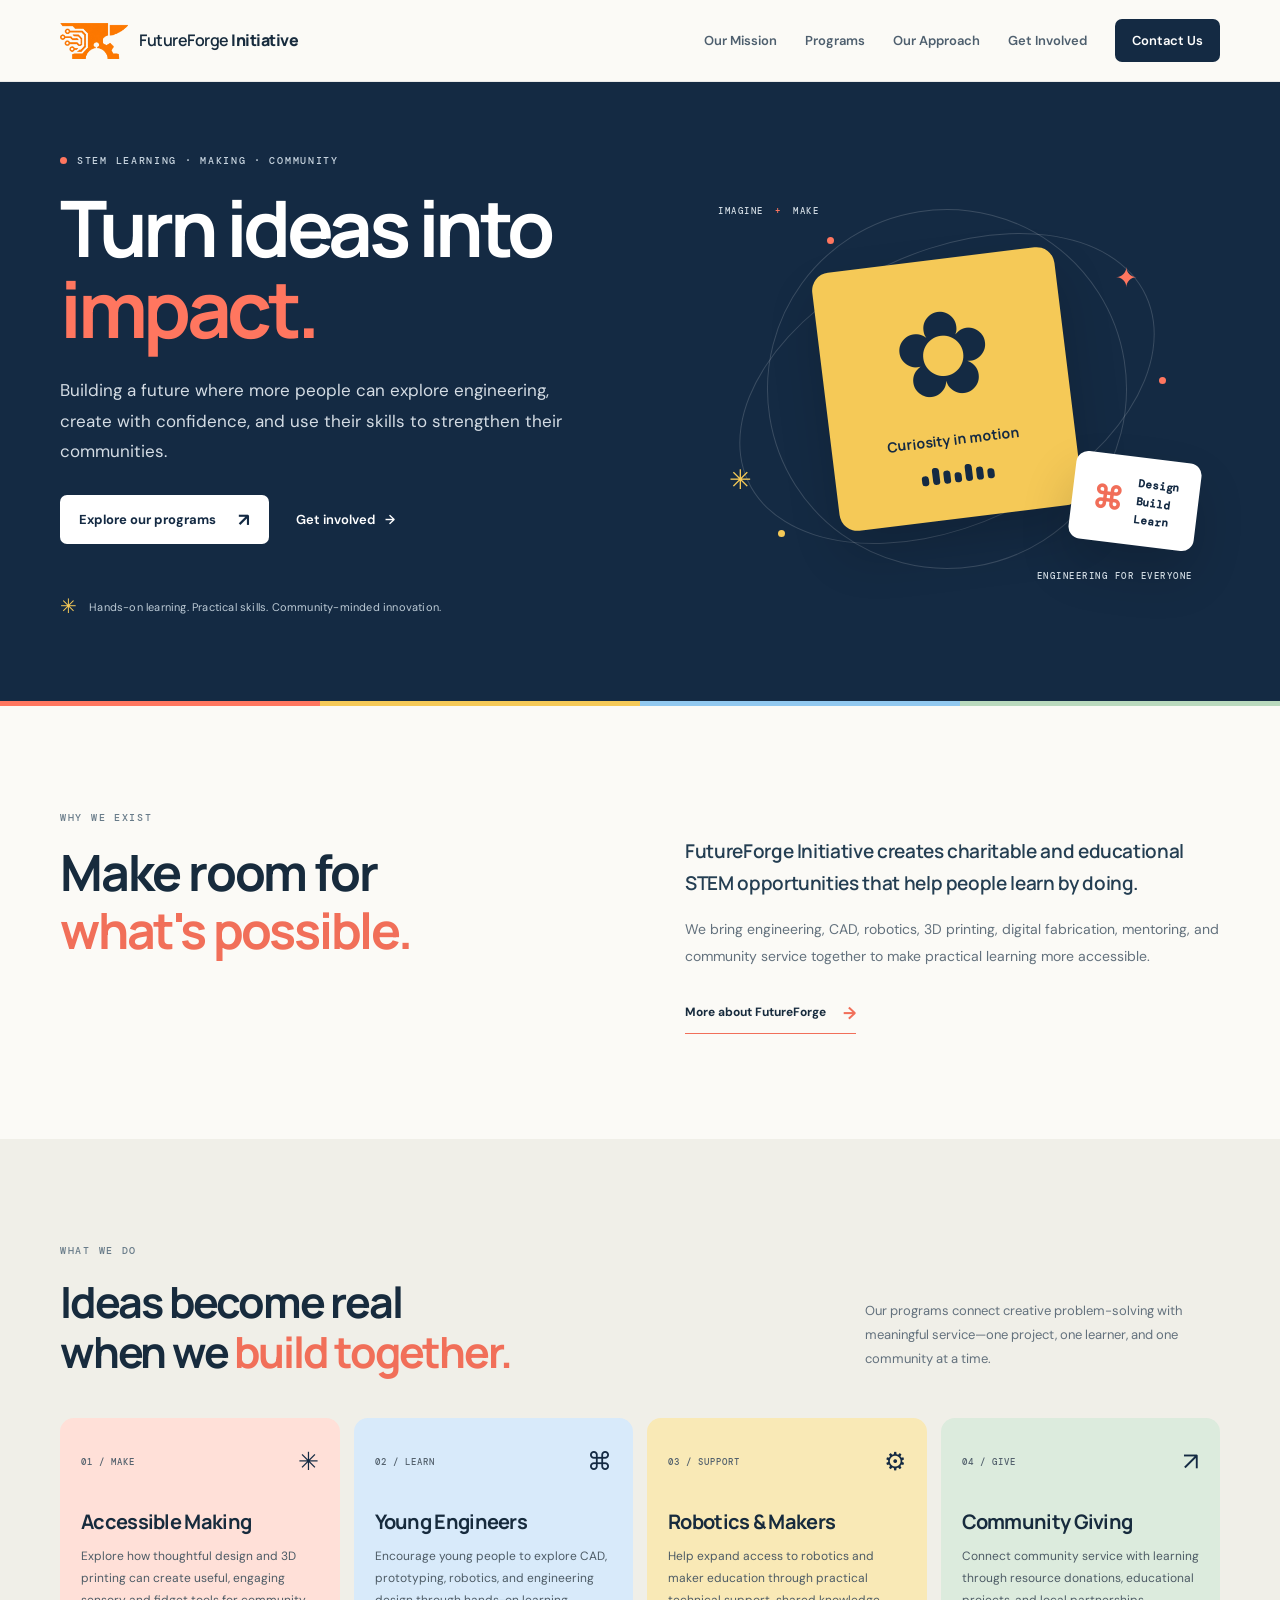
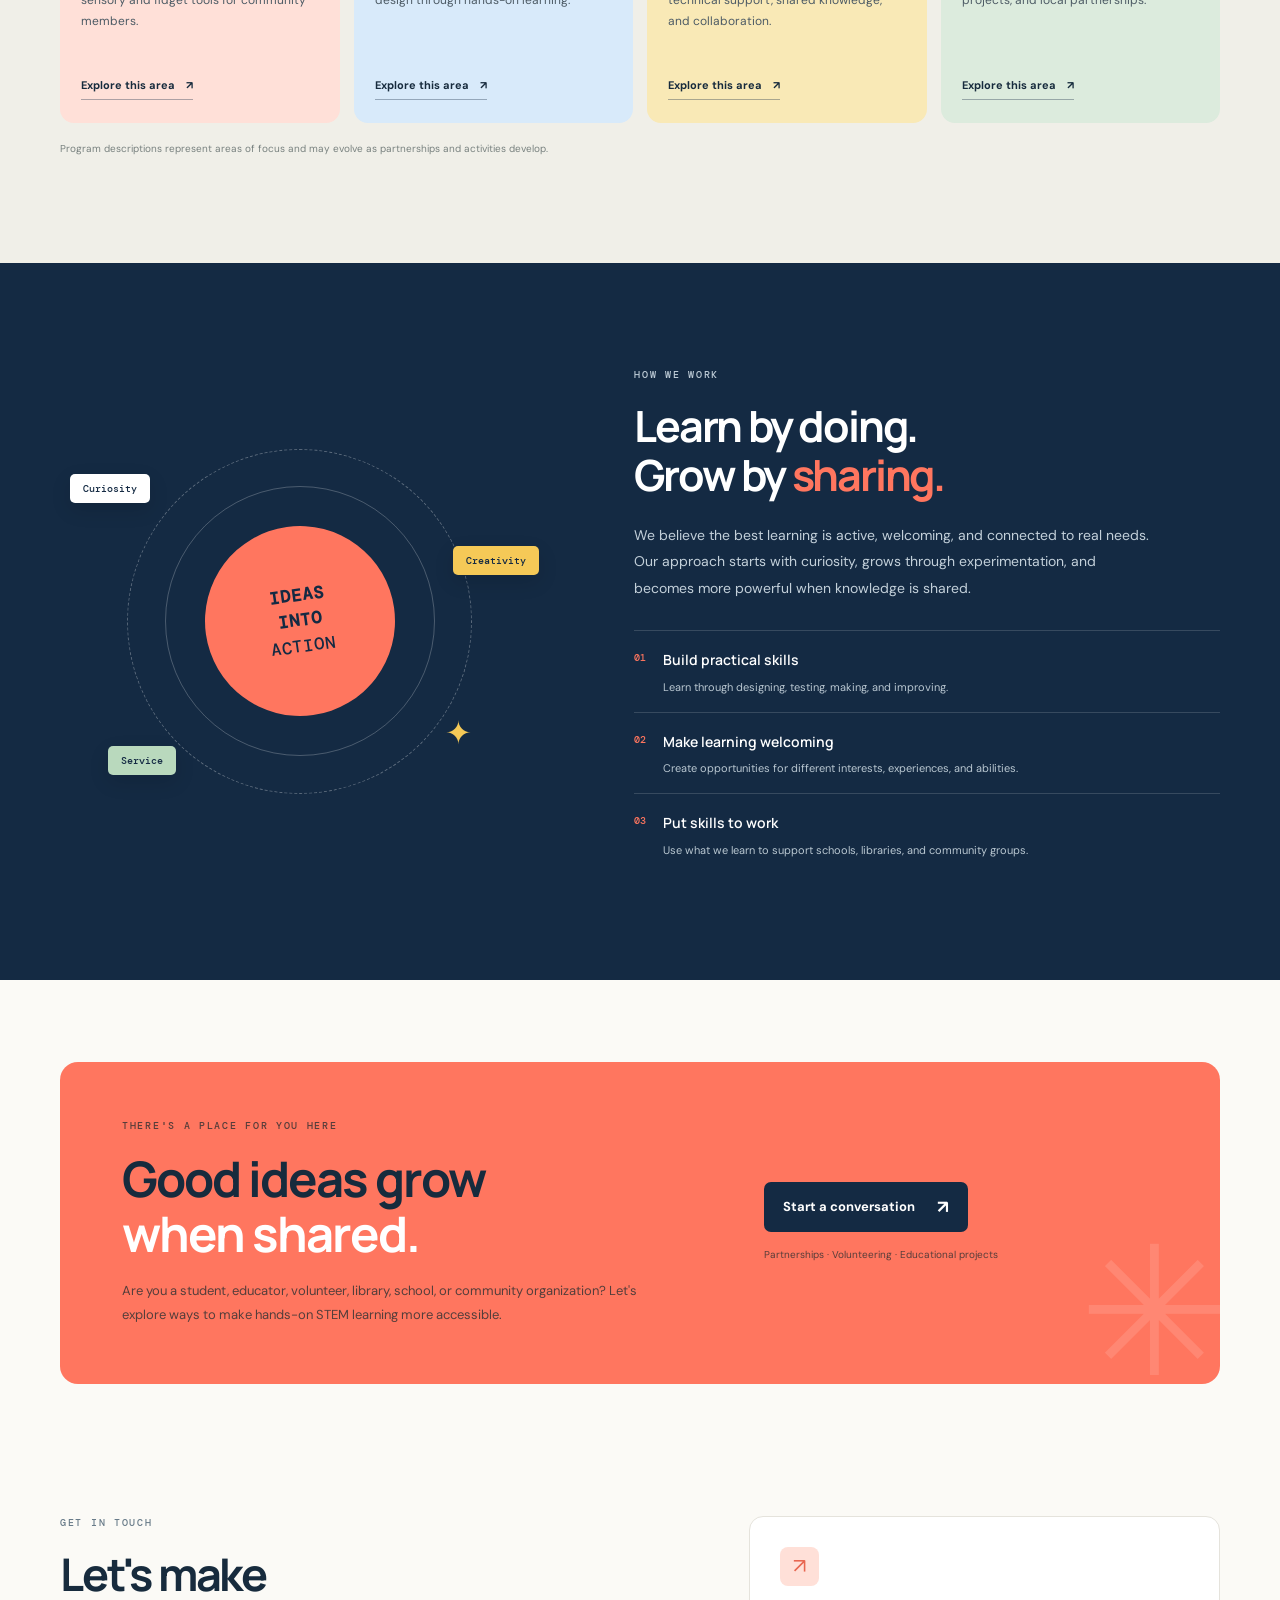
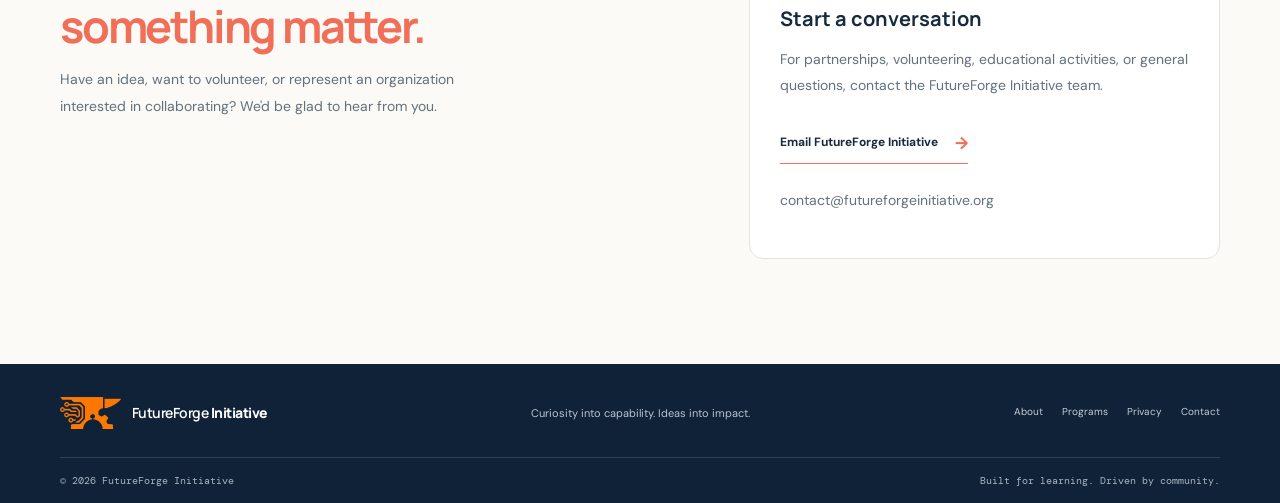
<file: index.html>
<!doctype html>
<html lang="en">
<head>
  <meta charset="utf-8">
  <meta name="viewport" content="width=device-width, initial-scale=1">
  <meta name="description" content="FutureForge Initiative expands access to hands-on STEM learning, engineering, robotics, 3D printing, and community service.">
  <meta name="theme-color" content="#142a43">
  <title>FutureForge Initiative | Turn Ideas Into Impact</title>
  <link rel="icon" href="assets/favicon-48.png" sizes="48x48" type="image/png"><link rel="icon" href="assets/favicon-32.png" sizes="32x32" type="image/png"><link rel="apple-touch-icon" href="assets/apple-touch-icon.png">
  <link rel="stylesheet" href="styles.css">
</head>
<body>
  <a class="skip-link" href="#main">Skip to content</a>
  <header class="site-header">
    <div class="container nav-wrap">
      <a class="brand" href="index.html" aria-label="FutureForge Initiative home">
        <img src="assets/logo-mark.png" alt="" width="68" height="36">
        <span>FutureForge <strong>Initiative</strong></span>
      </a>
      <button class="menu-toggle" aria-expanded="false" aria-controls="site-nav" aria-label="Open navigation">
        <span></span><span></span><span></span>
      </button>
      <nav id="site-nav" class="site-nav" aria-label="Main navigation">
        <a href="#mission">Our Mission</a>
        <a href="#programs">Programs</a>
        <a href="#impact">Our Approach</a>
        <a href="#get-involved">Get Involved</a>
        <a class="nav-cta" href="#contact">Contact Us</a>
      </nav>
    </div>
  </header>

  <main id="main">
    <section class="hero">
      <div class="hero-grid container">
        <div class="hero-copy">
          <p class="eyebrow"><span class="eyebrow-dot"></span> STEM learning · Making · Community</p>
          <h1>Turn ideas into <span>impact.</span></h1>
          <p class="hero-lede">Building a future where more people can explore engineering, create with confidence, and use their skills to strengthen their communities.</p>
          <div class="hero-actions">
            <a class="button button-light" href="#programs">Explore our programs <span aria-hidden="true">↗</span></a>
            <a class="text-link text-link-light" href="#get-involved">Get involved <span aria-hidden="true">→</span></a>
          </div>
          <div class="hero-note">
            <span class="note-icon" aria-hidden="true">✳</span>
            <p>Hands-on learning. Practical skills. Community-minded innovation.</p>
          </div>
        </div>
        <div class="hero-art" aria-label="Illustration of creative engineering and making">
          <div class="art-orbit orbit-one"></div>
          <div class="art-orbit orbit-two"></div>
          <div class="art-label label-top">IMAGINE <span>+</span> MAKE</div>
          <div class="art-card art-card-main">
            <div class="gear gear-large">✿</div>
            <div class="art-card-caption">Curiosity in motion</div>
            <div class="art-bars"><i></i><i></i><i></i><i></i><i></i><i></i><i></i></div>
          </div>
          <div class="art-card art-card-small">
            <span class="small-card-icon">⌘</span>
            <span>Design<br>Build<br>Learn</span>
          </div>
          <div class="art-spark spark-one">✦</div>
          <div class="art-spark spark-two">✳</div>
          <div class="art-dot dot-one"></div><div class="art-dot dot-two"></div><div class="art-dot dot-three"></div>
          <div class="art-label label-bottom">ENGINEERING FOR EVERYONE</div>
        </div>
      </div>
      <div class="hero-bottom-line"></div>
    </section>

    <section class="intro section-pad" id="mission">
      <div class="container intro-grid">
        <div>
          <p class="eyebrow eyebrow-dark">Why we exist</p>
          <h2>Make room for<br><span>what's possible.</span></h2>
        </div>
        <div class="intro-text">
          <p class="large-copy">FutureForge Initiative creates charitable and educational STEM opportunities that help people learn by doing.</p>
          <p>We bring engineering, CAD, robotics, 3D printing, digital fabrication, mentoring, and community service together to make practical learning more accessible.</p>
          <a class="arrow-link" href="about.html">More about FutureForge <span aria-hidden="true">→</span></a>
        </div>
      </div>
    </section>

    <section class="programs section-pad" id="programs">
      <div class="container">
        <div class="section-heading">
          <div>
            <p class="eyebrow eyebrow-dark">What we do</p>
            <h2>Ideas become real<br>when we <span>build together.</span></h2>
          </div>
          <p class="section-summary">Our programs connect creative problem-solving with meaningful service—one project, one learner, and one community at a time.</p>
        </div>
        <div class="program-grid">
          <article class="program-card card-coral">
            <div class="program-top"><span class="program-number">01 / MAKE</span><span class="program-symbol" aria-hidden="true">✳</span></div>
            <h3>Accessible Making</h3>
            <p>Explore how thoughtful design and 3D printing can create useful, engaging sensory and fidget tools for community members.</p>
            <a href="programs.html#accessible-making" class="card-link">Explore this area <span aria-hidden="true">↗</span></a>
          </article>
          <article class="program-card card-blue">
            <div class="program-top"><span class="program-number">02 / LEARN</span><span class="program-symbol" aria-hidden="true">⌘</span></div>
            <h3>Young Engineers</h3>
            <p>Encourage young people to explore CAD, prototyping, robotics, and engineering design through hands-on learning.</p>
            <a href="programs.html#young-engineers" class="card-link">Explore this area <span aria-hidden="true">↗</span></a>
          </article>
          <article class="program-card card-yellow">
            <div class="program-top"><span class="program-number">03 / SUPPORT</span><span class="program-symbol" aria-hidden="true">⚙</span></div>
            <h3>Robotics & Makers</h3>
            <p>Help expand access to robotics and maker education through practical technical support, shared knowledge, and collaboration.</p>
            <a href="programs.html#robotics-makers" class="card-link">Explore this area <span aria-hidden="true">↗</span></a>
          </article>
          <article class="program-card card-green">
            <div class="program-top"><span class="program-number">04 / GIVE</span><span class="program-symbol" aria-hidden="true">↗</span></div>
            <h3>Community Giving</h3>
            <p>Connect community service with learning through resource donations, educational projects, and local partnerships.</p>
            <a href="programs.html#community-giving" class="card-link">Explore this area <span aria-hidden="true">↗</span></a>
          </article>
        </div>
        <p class="program-note">Program descriptions represent areas of focus and may evolve as partnerships and activities develop.</p>
      </div>
    </section>

    <section class="approach section-pad" id="impact">
      <div class="container approach-grid">
        <div class="approach-visual">
          <div class="approach-circle circle-outer"></div>
          <div class="approach-circle circle-mid"></div>
          <div class="approach-circle circle-inner"><span>IDEAS<br>INTO<br><b>ACTION</b></span></div>
          <div class="approach-chip chip-one">Curiosity</div>
          <div class="approach-chip chip-two">Creativity</div>
          <div class="approach-chip chip-three">Service</div>
          <span class="approach-star">✦</span>
        </div>
        <div class="approach-copy">
          <p class="eyebrow">How we work</p>
          <h2>Learn by doing.<br>Grow by <span>sharing.</span></h2>
          <p>We believe the best learning is active, welcoming, and connected to real needs. Our approach starts with curiosity, grows through experimentation, and becomes more powerful when knowledge is shared.</p>
          <ul class="principle-list">
            <li><span>01</span><div><strong>Build practical skills</strong><p>Learn through designing, testing, making, and improving.</p></div></li>
            <li><span>02</span><div><strong>Make learning welcoming</strong><p>Create opportunities for different interests, experiences, and abilities.</p></div></li>
            <li><span>03</span><div><strong>Put skills to work</strong><p>Use what we learn to support schools, libraries, and community groups.</p></div></li>
          </ul>
        </div>
      </div>
    </section>

    <section class="get-involved section-pad" id="get-involved">
      <div class="container involved-panel">
        <div>
          <p class="eyebrow">There's a place for you here</p>
          <h2>Good ideas grow<br><span>when shared.</span></h2>
          <p>Are you a student, educator, volunteer, library, school, or community organization? Let's explore ways to make hands-on STEM learning more accessible.</p>
        </div>
        <div class="involved-actions">
          <a class="button button-dark" href="#contact">Start a conversation <span aria-hidden="true">↗</span></a>
          <p>Partnerships · Volunteering · Educational projects</p>
        </div>
        <div class="involved-decoration" aria-hidden="true">✳</div>
      </div>
    </section>

    <section class="contact section-pad" id="contact">
      <div class="container contact-grid">
        <div>
          <p class="eyebrow eyebrow-dark">Get in touch</p>
          <h2>Let's make<br><span>something matter.</span></h2>
          <p>Have an idea, want to volunteer, or represent an organization interested in collaborating? We'd be glad to hear from you.</p>
        </div>
        <div class="contact-box">
          <div class="contact-icon" aria-hidden="true">↗</div>
          <h3>Start a conversation</h3>
          <p>For partnerships, volunteering, educational activities, or general questions, contact the FutureForge Initiative team.</p>
          <a class="arrow-link" href="mailto:contact@futureforgeinitiative.org">Email FutureForge Initiative <span aria-hidden="true">→</span></a>
          <p class="small-muted">contact@futureforgeinitiative.org</p>
        </div>
      </div>
    </section>
  </main>

  <footer class="site-footer">
    <div class="container footer-main">
      <a class="brand brand-footer" href="index.html"><img src="assets/logo-mark.png" alt="" width="61" height="32"><span>FutureForge <strong>Initiative</strong></span></a>
      <p>Curiosity into capability. Ideas into impact.</p>
      <div class="footer-links"><a href="about.html">About</a><a href="programs.html">Programs</a><a href="privacy.html">Privacy</a><a href="#contact">Contact</a></div>
    </div>
    <div class="container footer-bottom"><span>© <span id="year"></span> FutureForge Initiative</span><span>Built for learning. Driven by community.</span></div>
  </footer>
  <script src="script.js"></script>
</body>
</html>
</file>
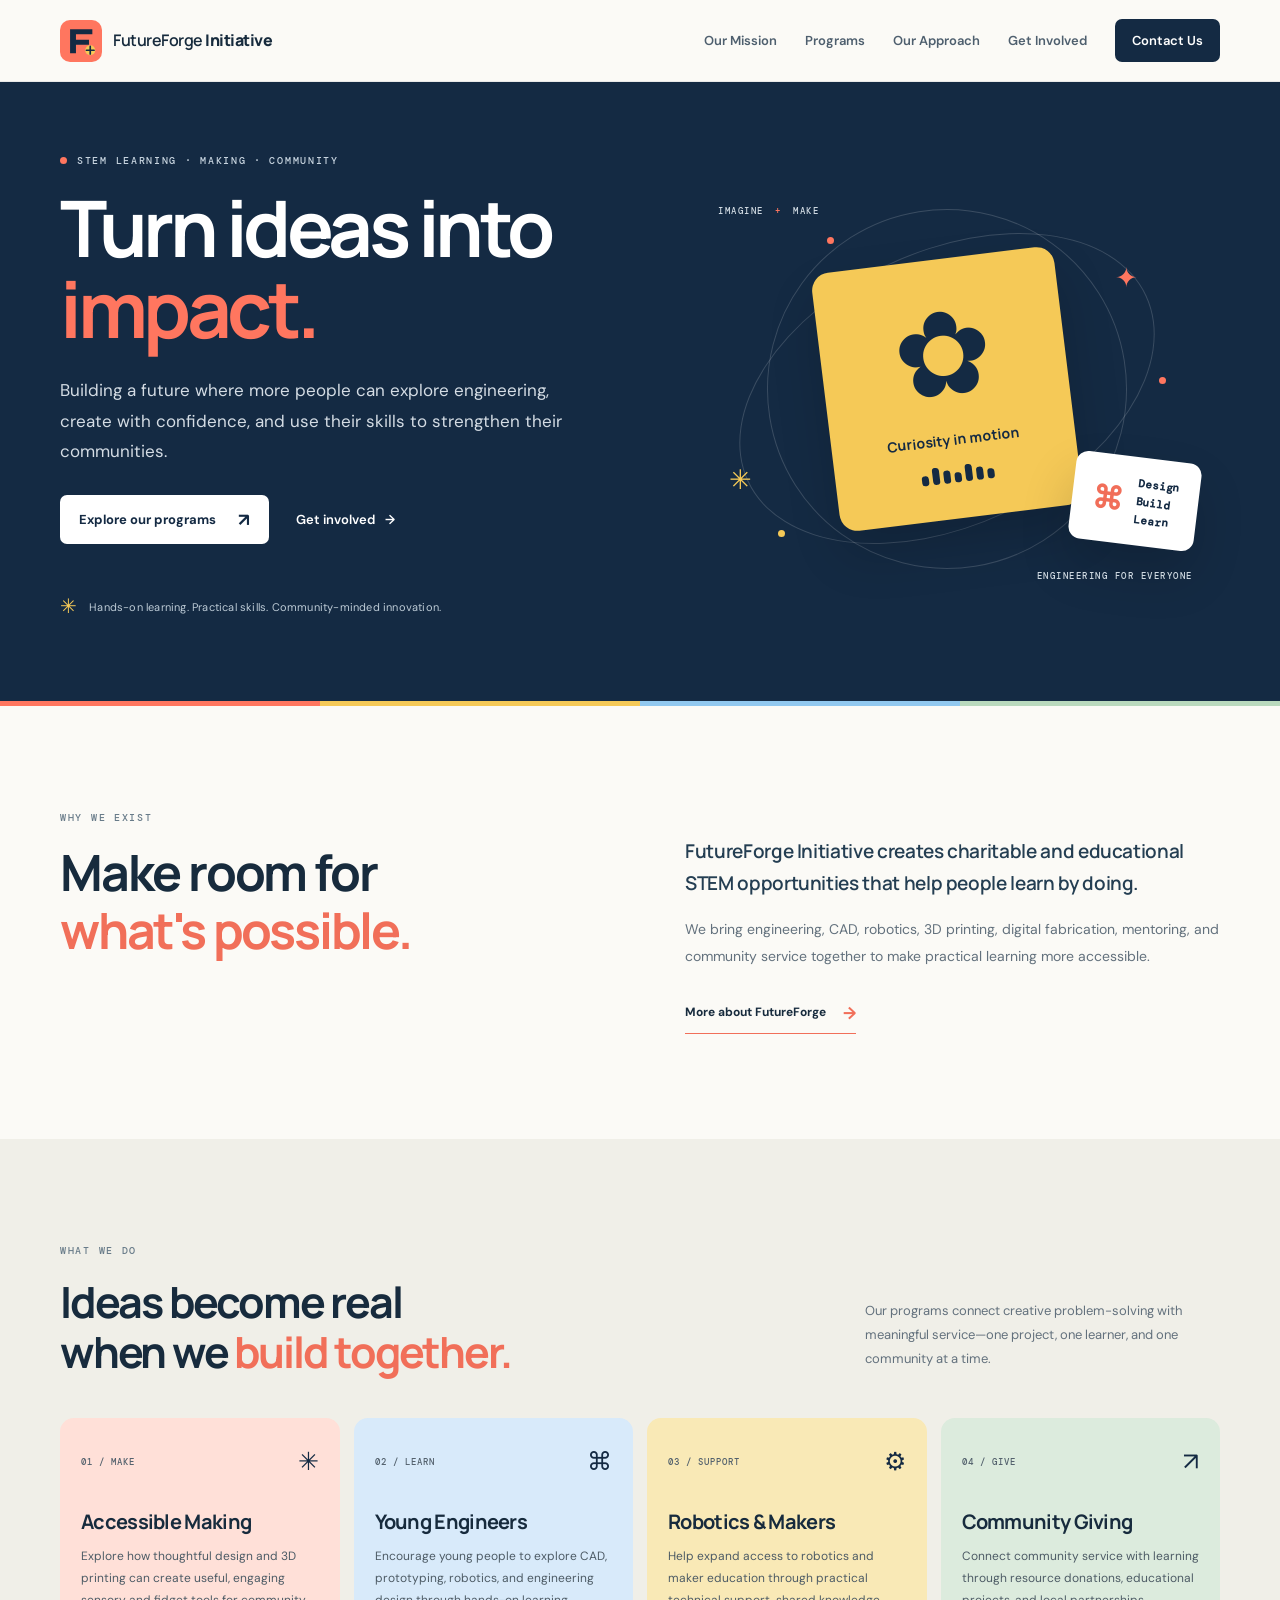
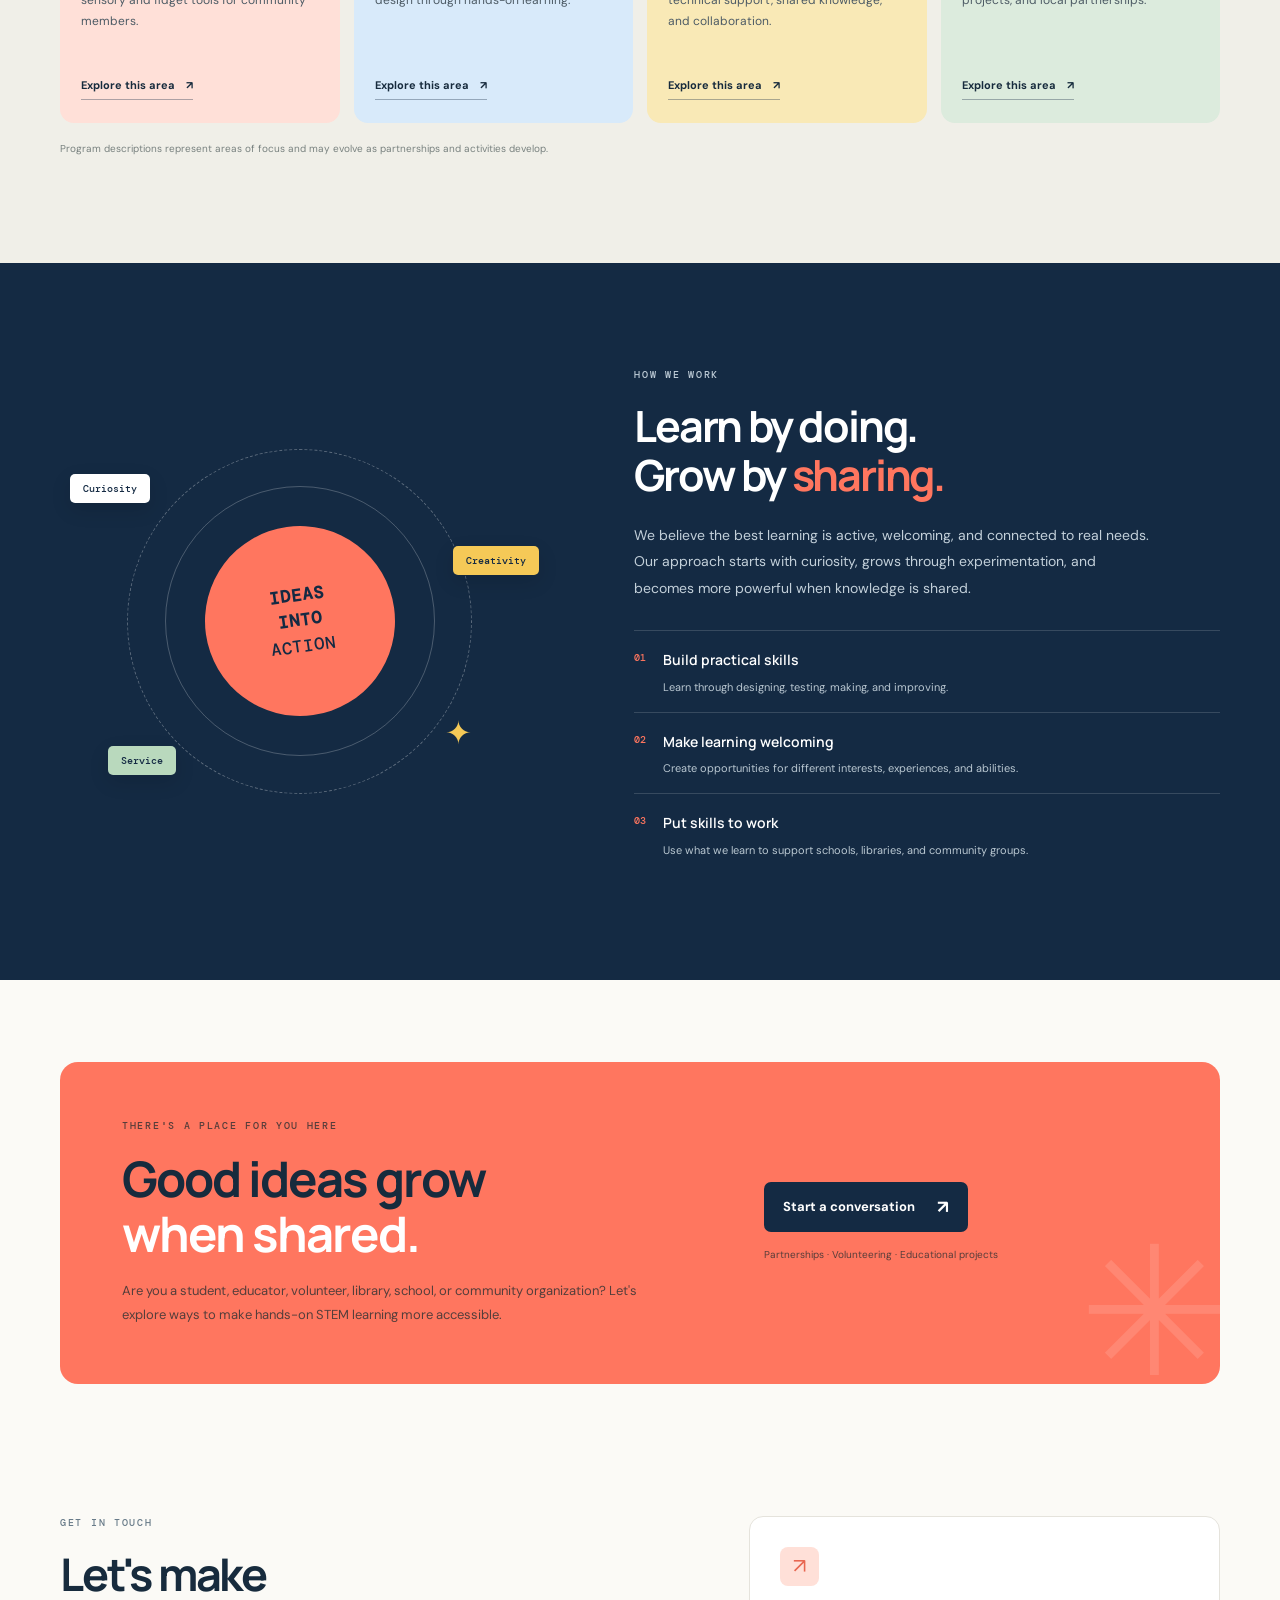
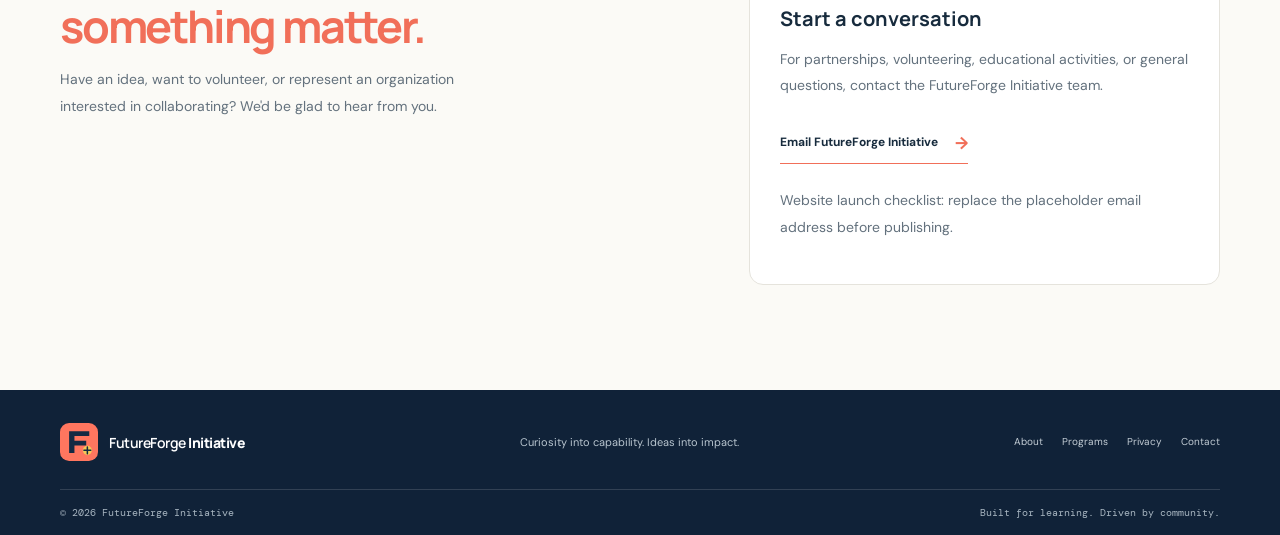
<file: futureforgeinitiative_site/index.html>
<!doctype html>
<html lang="en">
<head>
  <meta charset="utf-8">
  <meta name="viewport" content="width=device-width, initial-scale=1">
  <meta name="description" content="FutureForge Initiative expands access to hands-on STEM learning, engineering, robotics, 3D printing, and community service.">
  <meta name="theme-color" content="#142a43">
  <title>FutureForge Initiative | Turn Ideas Into Impact</title>
  <link rel="icon" href="assets/favicon.svg" type="image/svg+xml">
  <link rel="stylesheet" href="styles.css">
</head>
<body>
  <a class="skip-link" href="#main">Skip to content</a>
  <header class="site-header">
    <div class="container nav-wrap">
      <a class="brand" href="index.html" aria-label="FutureForge Initiative home">
        <img src="assets/logo.svg" alt="" width="42" height="42">
        <span>FutureForge <strong>Initiative</strong></span>
      </a>
      <button class="menu-toggle" aria-expanded="false" aria-controls="site-nav" aria-label="Open navigation">
        <span></span><span></span><span></span>
      </button>
      <nav id="site-nav" class="site-nav" aria-label="Main navigation">
        <a href="#mission">Our Mission</a>
        <a href="#programs">Programs</a>
        <a href="#impact">Our Approach</a>
        <a href="#get-involved">Get Involved</a>
        <a class="nav-cta" href="#contact">Contact Us</a>
      </nav>
    </div>
  </header>

  <main id="main">
    <section class="hero">
      <div class="hero-grid container">
        <div class="hero-copy">
          <p class="eyebrow"><span class="eyebrow-dot"></span> STEM learning · Making · Community</p>
          <h1>Turn ideas into <span>impact.</span></h1>
          <p class="hero-lede">Building a future where more people can explore engineering, create with confidence, and use their skills to strengthen their communities.</p>
          <div class="hero-actions">
            <a class="button button-light" href="#programs">Explore our programs <span aria-hidden="true">↗</span></a>
            <a class="text-link text-link-light" href="#get-involved">Get involved <span aria-hidden="true">→</span></a>
          </div>
          <div class="hero-note">
            <span class="note-icon" aria-hidden="true">✳</span>
            <p>Hands-on learning. Practical skills. Community-minded innovation.</p>
          </div>
        </div>
        <div class="hero-art" aria-label="Illustration of creative engineering and making">
          <div class="art-orbit orbit-one"></div>
          <div class="art-orbit orbit-two"></div>
          <div class="art-label label-top">IMAGINE <span>+</span> MAKE</div>
          <div class="art-card art-card-main">
            <div class="gear gear-large">✿</div>
            <div class="art-card-caption">Curiosity in motion</div>
            <div class="art-bars"><i></i><i></i><i></i><i></i><i></i><i></i><i></i></div>
          </div>
          <div class="art-card art-card-small">
            <span class="small-card-icon">⌘</span>
            <span>Design<br>Build<br>Learn</span>
          </div>
          <div class="art-spark spark-one">✦</div>
          <div class="art-spark spark-two">✳</div>
          <div class="art-dot dot-one"></div><div class="art-dot dot-two"></div><div class="art-dot dot-three"></div>
          <div class="art-label label-bottom">ENGINEERING FOR EVERYONE</div>
        </div>
      </div>
      <div class="hero-bottom-line"></div>
    </section>

    <section class="intro section-pad" id="mission">
      <div class="container intro-grid">
        <div>
          <p class="eyebrow eyebrow-dark">Why we exist</p>
          <h2>Make room for<br><span>what's possible.</span></h2>
        </div>
        <div class="intro-text">
          <p class="large-copy">FutureForge Initiative creates charitable and educational STEM opportunities that help people learn by doing.</p>
          <p>We bring engineering, CAD, robotics, 3D printing, digital fabrication, mentoring, and community service together to make practical learning more accessible.</p>
          <a class="arrow-link" href="about.html">More about FutureForge <span aria-hidden="true">→</span></a>
        </div>
      </div>
    </section>

    <section class="programs section-pad" id="programs">
      <div class="container">
        <div class="section-heading">
          <div>
            <p class="eyebrow eyebrow-dark">What we do</p>
            <h2>Ideas become real<br>when we <span>build together.</span></h2>
          </div>
          <p class="section-summary">Our programs connect creative problem-solving with meaningful service—one project, one learner, and one community at a time.</p>
        </div>
        <div class="program-grid">
          <article class="program-card card-coral">
            <div class="program-top"><span class="program-number">01 / MAKE</span><span class="program-symbol" aria-hidden="true">✳</span></div>
            <h3>Accessible Making</h3>
            <p>Explore how thoughtful design and 3D printing can create useful, engaging sensory and fidget tools for community members.</p>
            <a href="programs.html#accessible-making" class="card-link">Explore this area <span aria-hidden="true">↗</span></a>
          </article>
          <article class="program-card card-blue">
            <div class="program-top"><span class="program-number">02 / LEARN</span><span class="program-symbol" aria-hidden="true">⌘</span></div>
            <h3>Young Engineers</h3>
            <p>Encourage young people to explore CAD, prototyping, robotics, and engineering design through hands-on learning.</p>
            <a href="programs.html#young-engineers" class="card-link">Explore this area <span aria-hidden="true">↗</span></a>
          </article>
          <article class="program-card card-yellow">
            <div class="program-top"><span class="program-number">03 / SUPPORT</span><span class="program-symbol" aria-hidden="true">⚙</span></div>
            <h3>Robotics & Makers</h3>
            <p>Help expand access to robotics and maker education through practical technical support, shared knowledge, and collaboration.</p>
            <a href="programs.html#robotics-makers" class="card-link">Explore this area <span aria-hidden="true">↗</span></a>
          </article>
          <article class="program-card card-green">
            <div class="program-top"><span class="program-number">04 / GIVE</span><span class="program-symbol" aria-hidden="true">↗</span></div>
            <h3>Community Giving</h3>
            <p>Connect community service with learning through resource donations, educational projects, and local partnerships.</p>
            <a href="programs.html#community-giving" class="card-link">Explore this area <span aria-hidden="true">↗</span></a>
          </article>
        </div>
        <p class="program-note">Program descriptions represent areas of focus and may evolve as partnerships and activities develop.</p>
      </div>
    </section>

    <section class="approach section-pad" id="impact">
      <div class="container approach-grid">
        <div class="approach-visual">
          <div class="approach-circle circle-outer"></div>
          <div class="approach-circle circle-mid"></div>
          <div class="approach-circle circle-inner"><span>IDEAS<br>INTO<br><b>ACTION</b></span></div>
          <div class="approach-chip chip-one">Curiosity</div>
          <div class="approach-chip chip-two">Creativity</div>
          <div class="approach-chip chip-three">Service</div>
          <span class="approach-star">✦</span>
        </div>
        <div class="approach-copy">
          <p class="eyebrow">How we work</p>
          <h2>Learn by doing.<br>Grow by <span>sharing.</span></h2>
          <p>We believe the best learning is active, welcoming, and connected to real needs. Our approach starts with curiosity, grows through experimentation, and becomes more powerful when knowledge is shared.</p>
          <ul class="principle-list">
            <li><span>01</span><div><strong>Build practical skills</strong><p>Learn through designing, testing, making, and improving.</p></div></li>
            <li><span>02</span><div><strong>Make learning welcoming</strong><p>Create opportunities for different interests, experiences, and abilities.</p></div></li>
            <li><span>03</span><div><strong>Put skills to work</strong><p>Use what we learn to support schools, libraries, and community groups.</p></div></li>
          </ul>
        </div>
      </div>
    </section>

    <section class="get-involved section-pad" id="get-involved">
      <div class="container involved-panel">
        <div>
          <p class="eyebrow">There's a place for you here</p>
          <h2>Good ideas grow<br><span>when shared.</span></h2>
          <p>Are you a student, educator, volunteer, library, school, or community organization? Let's explore ways to make hands-on STEM learning more accessible.</p>
        </div>
        <div class="involved-actions">
          <a class="button button-dark" href="#contact">Start a conversation <span aria-hidden="true">↗</span></a>
          <p>Partnerships · Volunteering · Educational projects</p>
        </div>
        <div class="involved-decoration" aria-hidden="true">✳</div>
      </div>
    </section>

    <section class="contact section-pad" id="contact">
      <div class="container contact-grid">
        <div>
          <p class="eyebrow eyebrow-dark">Get in touch</p>
          <h2>Let's make<br><span>something matter.</span></h2>
          <p>Have an idea, want to volunteer, or represent an organization interested in collaborating? We'd be glad to hear from you.</p>
        </div>
        <div class="contact-box">
          <div class="contact-icon" aria-hidden="true">↗</div>
          <h3>Start a conversation</h3>
          <p>For partnerships, volunteering, educational activities, or general questions, contact the FutureForge Initiative team.</p>
          <!-- Replace the placeholder email in this link with your official organization email before publishing. -->
          <a class="arrow-link" href="mailto:REPLACE-WITH-YOUR-EMAIL@example.org">Email FutureForge Initiative <span aria-hidden="true">→</span></a>
          <p class="small-muted">Website launch checklist: replace the placeholder email address before publishing.</p>
        </div>
      </div>
    </section>
  </main>

  <footer class="site-footer">
    <div class="container footer-main">
      <a class="brand brand-footer" href="index.html"><img src="assets/logo.svg" alt="" width="38" height="38"><span>FutureForge <strong>Initiative</strong></span></a>
      <p>Curiosity into capability. Ideas into impact.</p>
      <div class="footer-links"><a href="about.html">About</a><a href="programs.html">Programs</a><a href="privacy.html">Privacy</a><a href="#contact">Contact</a></div>
    </div>
    <div class="container footer-bottom"><span>© <span id="year"></span> FutureForge Initiative</span><span>Built for learning. Driven by community.</span></div>
  </footer>
  <script src="script.js"></script>
</body>
</html>
</file>
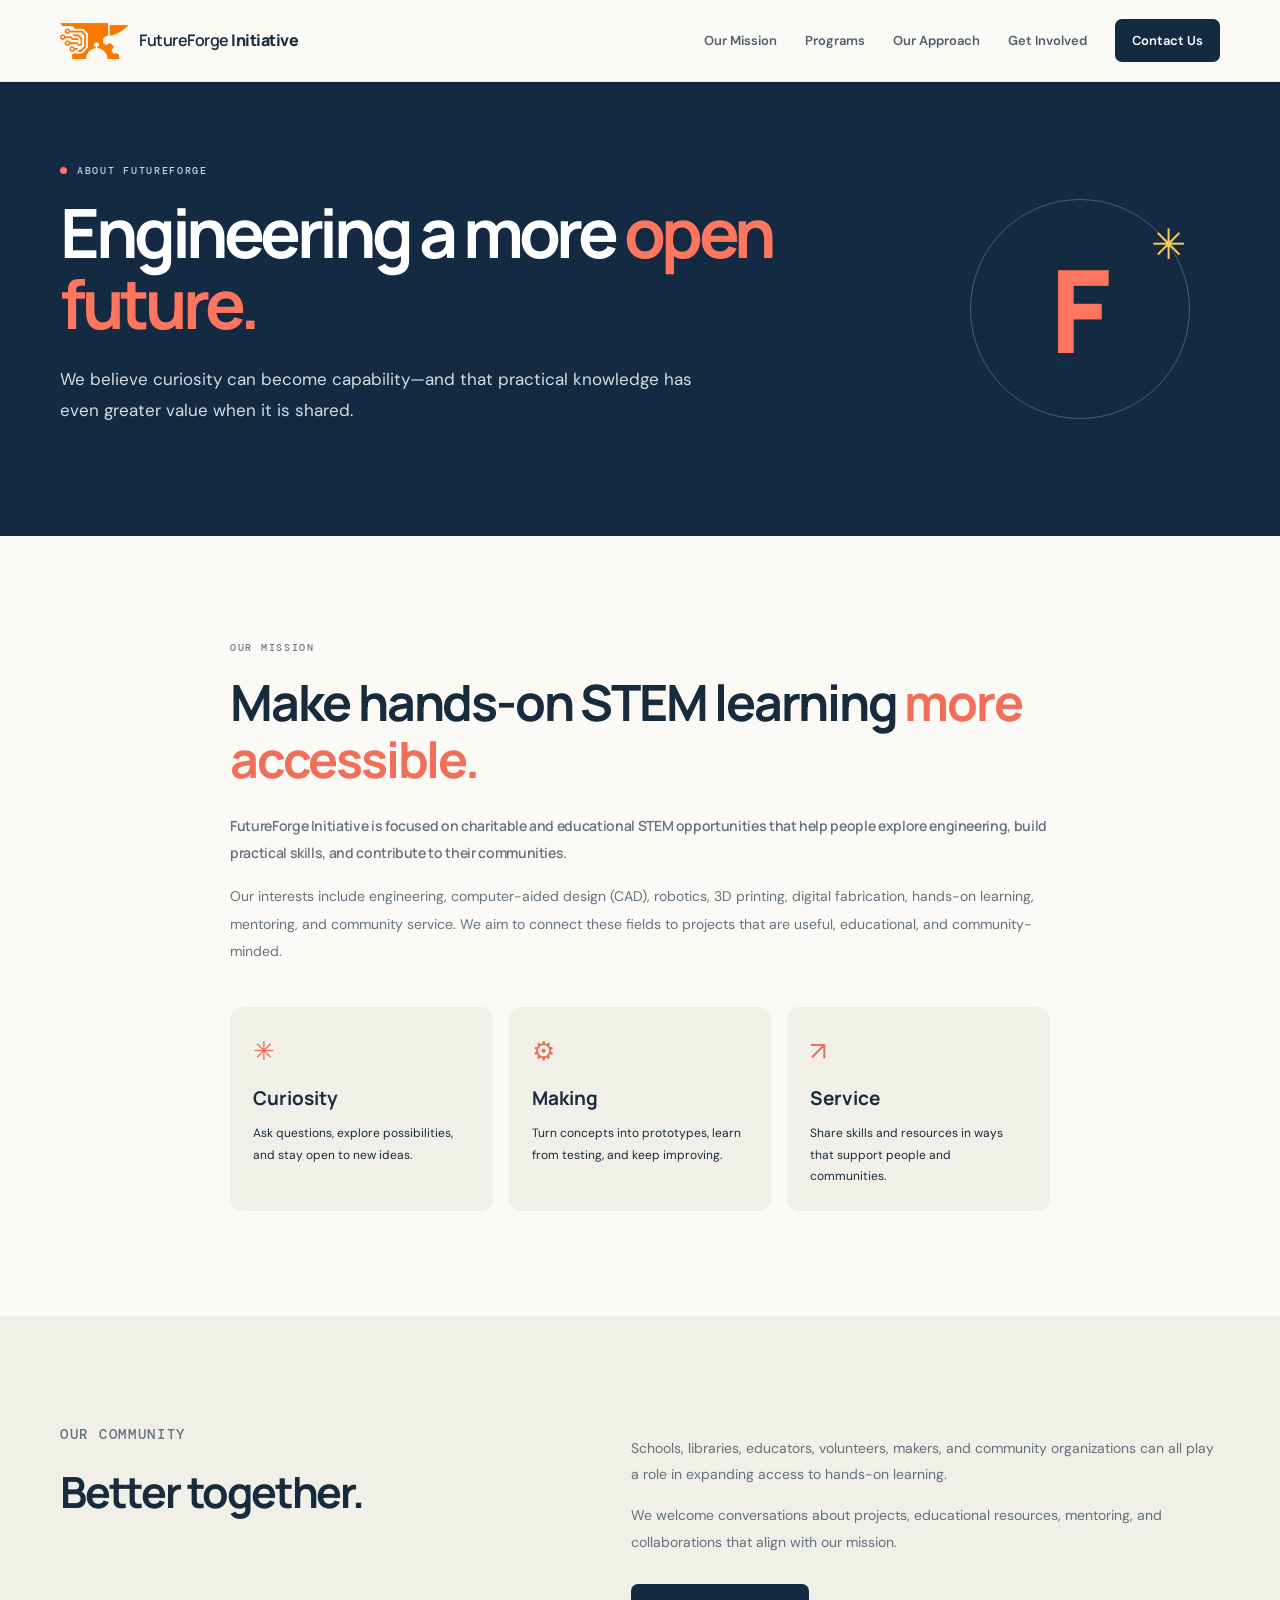
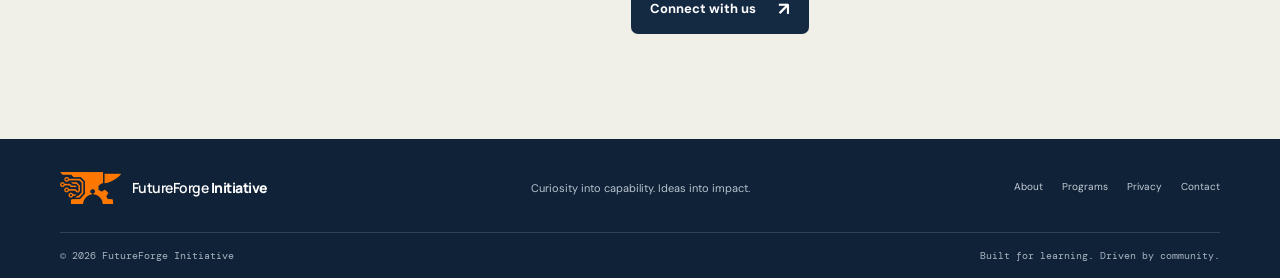
<file: about.html>
<!doctype html>
<html lang="en">
<head>
  <meta charset="utf-8"><meta name="viewport" content="width=device-width, initial-scale=1">
  <meta name="description" content="Learn about the mission and approach of FutureForge Initiative.">
  <title>About Us | FutureForge Initiative</title>
  <link rel="icon" href="assets/favicon-48.png" sizes="48x48" type="image/png"><link rel="icon" href="assets/favicon-32.png" sizes="32x32" type="image/png"><link rel="apple-touch-icon" href="assets/apple-touch-icon.png"><link rel="stylesheet" href="styles.css">
</head>
<body>
  <a class="skip-link" href="#main">Skip to content</a>
  <header class="site-header"><div class="container nav-wrap">
    <a class="brand" href="index.html"><img src="assets/logo-mark.png" alt="" width="68" height="36"><span>FutureForge <strong>Initiative</strong></span></a>
    <button class="menu-toggle" aria-expanded="false" aria-controls="site-nav" aria-label="Open navigation"><span></span><span></span><span></span></button>
    <nav id="site-nav" class="site-nav" aria-label="Main navigation"><a href="index.html#mission">Our Mission</a><a href="programs.html">Programs</a><a href="index.html#impact">Our Approach</a><a href="index.html#get-involved">Get Involved</a><a class="nav-cta" href="index.html#contact">Contact Us</a></nav>
  </div></header>
  <main id="main">
    <section class="page-hero"><div class="container page-hero-grid"><div><p class="eyebrow"><span class="eyebrow-dot"></span> About FutureForge</p><h1>Engineering a more <span>open future.</span></h1><p class="hero-lede">We believe curiosity can become capability—and that practical knowledge has even greater value when it is shared.</p></div><div class="page-hero-mark" aria-hidden="true"><span>F</span><i>✳</i></div></div></section>
    <section class="section-pad"><div class="container narrow-content">
      <p class="eyebrow eyebrow-dark">Our mission</p><h2>Make hands-on STEM learning <span>more accessible.</span></h2>
      <p class="large-copy">FutureForge Initiative is focused on charitable and educational STEM opportunities that help people explore engineering, build practical skills, and contribute to their communities.</p>
      <p>Our interests include engineering, computer-aided design (CAD), robotics, 3D printing, digital fabrication, hands-on learning, mentoring, and community service. We aim to connect these fields to projects that are useful, educational, and community-minded.</p>
      <div class="values-grid">
        <article><span class="value-symbol">✳</span><h3>Curiosity</h3><p>Ask questions, explore possibilities, and stay open to new ideas.</p></article>
        <article><span class="value-symbol">⚙</span><h3>Making</h3><p>Turn concepts into prototypes, learn from testing, and keep improving.</p></article>
        <article><span class="value-symbol">↗</span><h3>Service</h3><p>Share skills and resources in ways that support people and communities.</p></article>
      </div>
    </div></section>
    <section class="section-pad soft-section"><div class="container split-content"><div><p class="eyebrow eyebrow-dark">Our community</p><h2>Better together.</h2></div><div><p>Schools, libraries, educators, volunteers, makers, and community organizations can all play a role in expanding access to hands-on learning.</p><p>We welcome conversations about projects, educational resources, mentoring, and collaborations that align with our mission.</p><a class="button button-dark" href="index.html#contact">Connect with us <span aria-hidden="true">↗</span></a></div></div></section>
  </main>
  <footer class="site-footer"><div class="container footer-main"><a class="brand brand-footer" href="index.html"><img src="assets/logo-mark.png" alt="" width="61" height="32"><span>FutureForge <strong>Initiative</strong></span></a><p>Curiosity into capability. Ideas into impact.</p><div class="footer-links"><a href="about.html">About</a><a href="programs.html">Programs</a><a href="privacy.html">Privacy</a><a href="index.html#contact">Contact</a></div></div><div class="container footer-bottom"><span>© <span id="year"></span> FutureForge Initiative</span><span>Built for learning. Driven by community.</span></div></footer>
  <script src="script.js"></script>
</body></html>
</file>
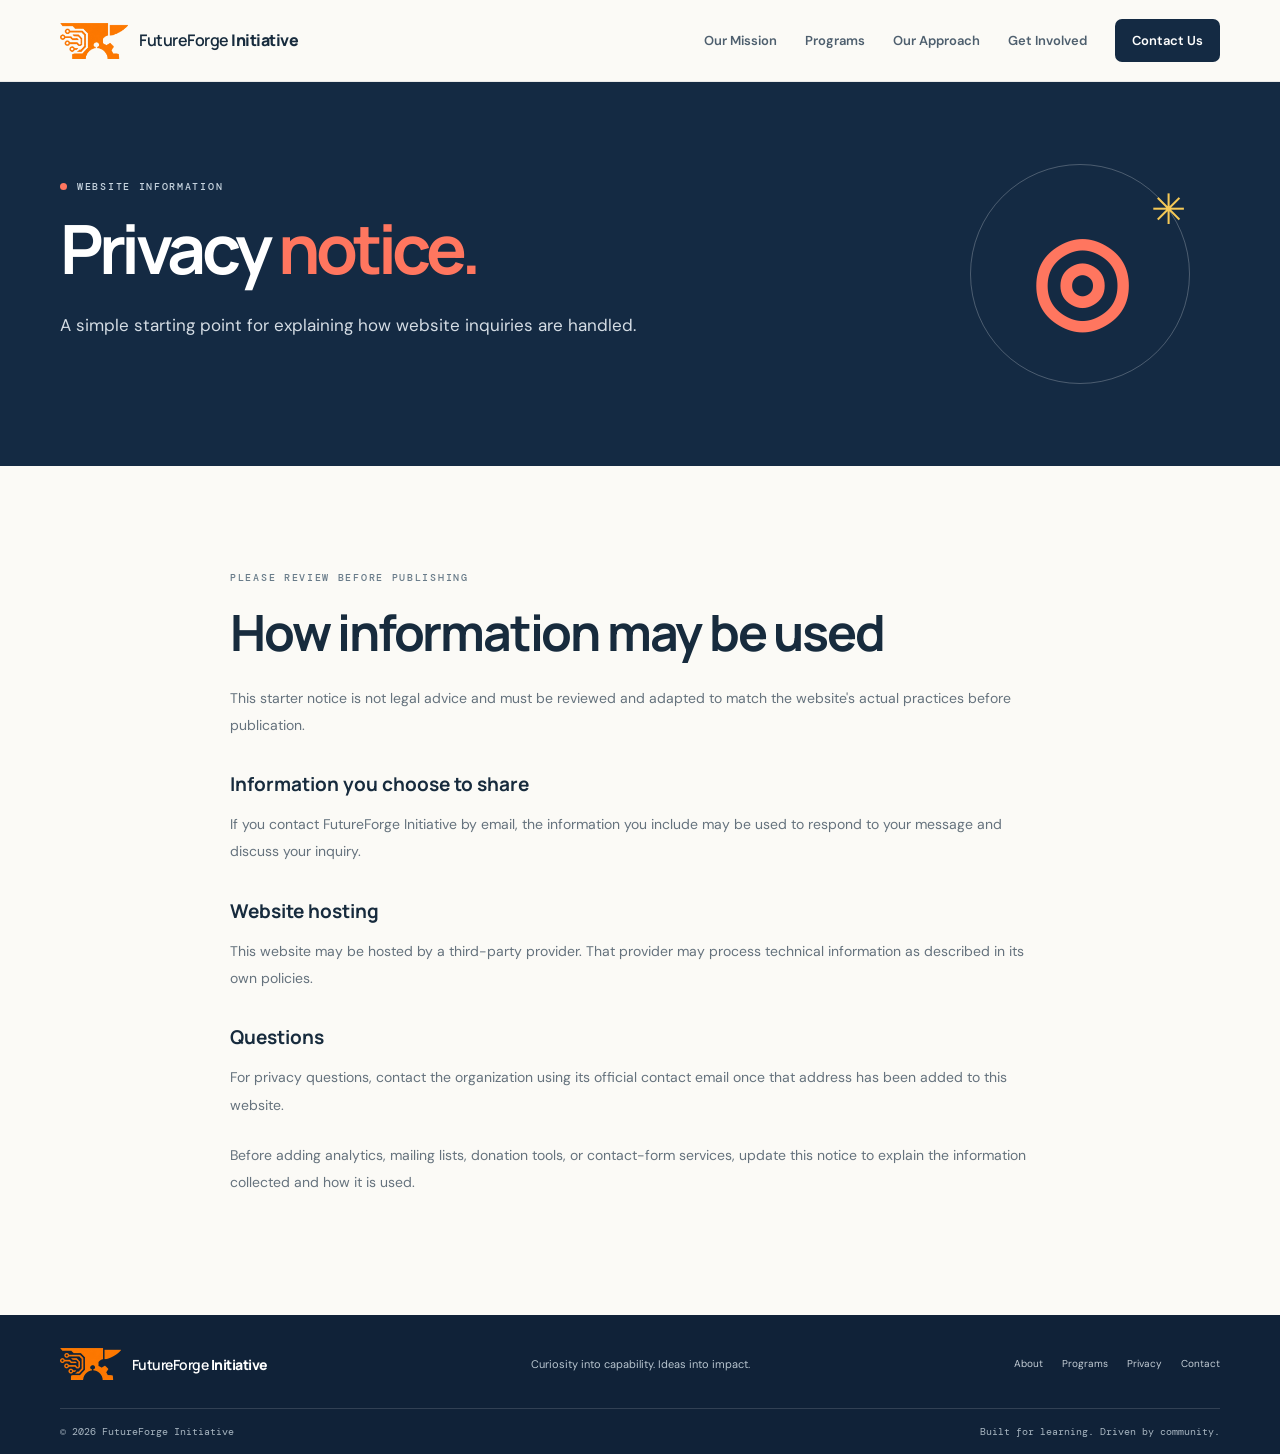
<file: privacy.html>
<!doctype html>
<html lang="en">
<head><meta charset="utf-8"><meta name="viewport" content="width=device-width, initial-scale=1"><meta name="description" content="FutureForge Initiative website privacy information."><title>Privacy | FutureForge Initiative</title><link rel="icon" href="assets/favicon-48.png" sizes="48x48" type="image/png"><link rel="icon" href="assets/favicon-32.png" sizes="32x32" type="image/png"><link rel="apple-touch-icon" href="assets/apple-touch-icon.png"><link rel="stylesheet" href="styles.css"></head>
<body>
  <a class="skip-link" href="#main">Skip to content</a>
  <header class="site-header"><div class="container nav-wrap"><a class="brand" href="index.html"><img src="assets/logo-mark.png" alt="" width="68" height="36"><span>FutureForge <strong>Initiative</strong></span></a><button class="menu-toggle" aria-expanded="false" aria-controls="site-nav" aria-label="Open navigation"><span></span><span></span><span></span></button><nav id="site-nav" class="site-nav" aria-label="Main navigation"><a href="index.html#mission">Our Mission</a><a href="programs.html">Programs</a><a href="index.html#impact">Our Approach</a><a href="index.html#get-involved">Get Involved</a><a class="nav-cta" href="index.html#contact">Contact Us</a></nav></div></header>
  <main id="main"><section class="page-hero"><div class="container page-hero-grid"><div><p class="eyebrow"><span class="eyebrow-dot"></span> Website information</p><h1>Privacy <span>notice.</span></h1><p class="hero-lede">A simple starting point for explaining how website inquiries are handled.</p></div><div class="page-hero-mark" aria-hidden="true"><span>◎</span><i>✳</i></div></div></section>
  <section class="section-pad"><div class="container narrow-content"><p class="eyebrow eyebrow-dark">Please review before publishing</p><h2>How information may be used</h2><p>This starter notice is not legal advice and must be reviewed and adapted to match the website's actual practices before publication.</p><h3>Information you choose to share</h3><p>If you contact FutureForge Initiative by email, the information you include may be used to respond to your message and discuss your inquiry.</p><h3>Website hosting</h3><p>This website may be hosted by a third-party provider. That provider may process technical information as described in its own policies.</p><h3>Questions</h3><p>For privacy questions, contact the organization using its official contact email once that address has been added to this website.</p><p class="small-muted">Before adding analytics, mailing lists, donation tools, or contact-form services, update this notice to explain the information collected and how it is used.</p></div></section></main>
  <footer class="site-footer"><div class="container footer-main"><a class="brand brand-footer" href="index.html"><img src="assets/logo-mark.png" alt="" width="61" height="32"><span>FutureForge <strong>Initiative</strong></span></a><p>Curiosity into capability. Ideas into impact.</p><div class="footer-links"><a href="about.html">About</a><a href="programs.html">Programs</a><a href="privacy.html">Privacy</a><a href="index.html#contact">Contact</a></div></div><div class="container footer-bottom"><span>© <span id="year"></span> FutureForge Initiative</span><span>Built for learning. Driven by community.</span></div></footer><script src="script.js"></script>
</body></html>
</file>
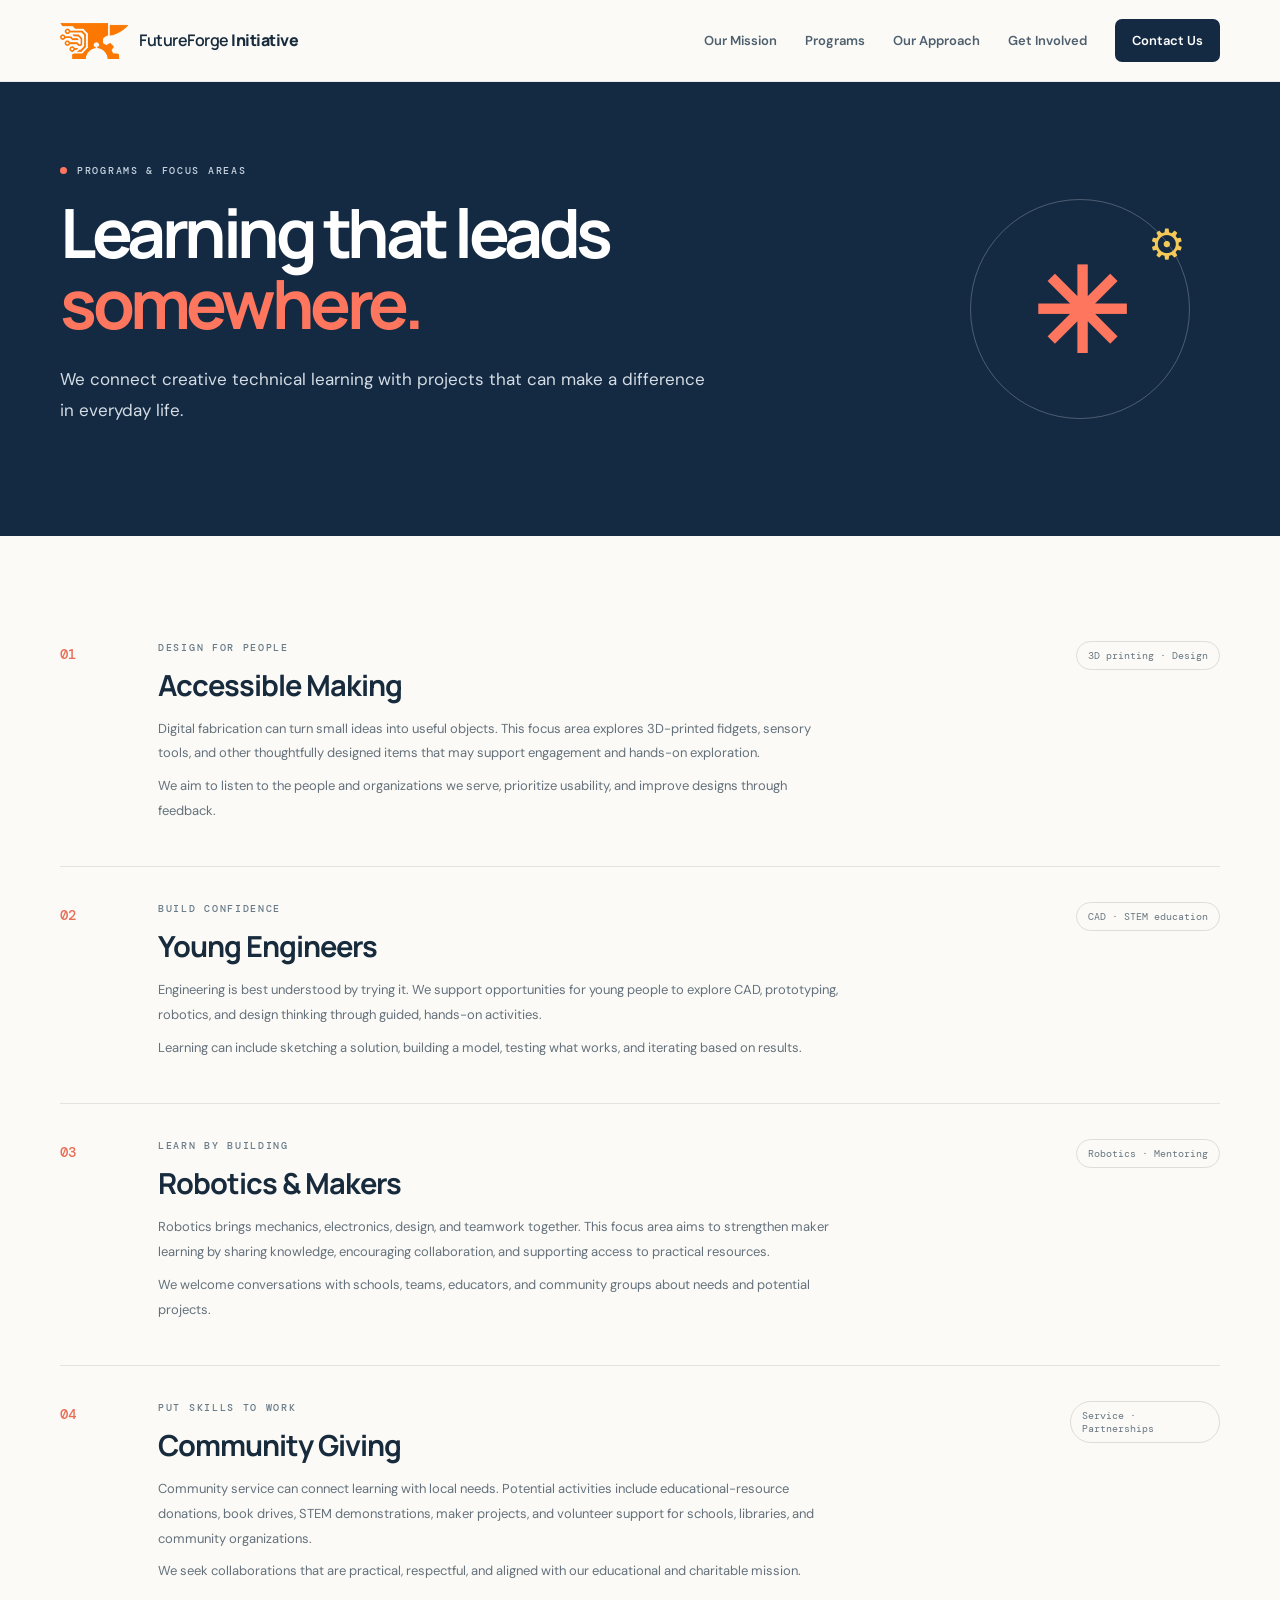
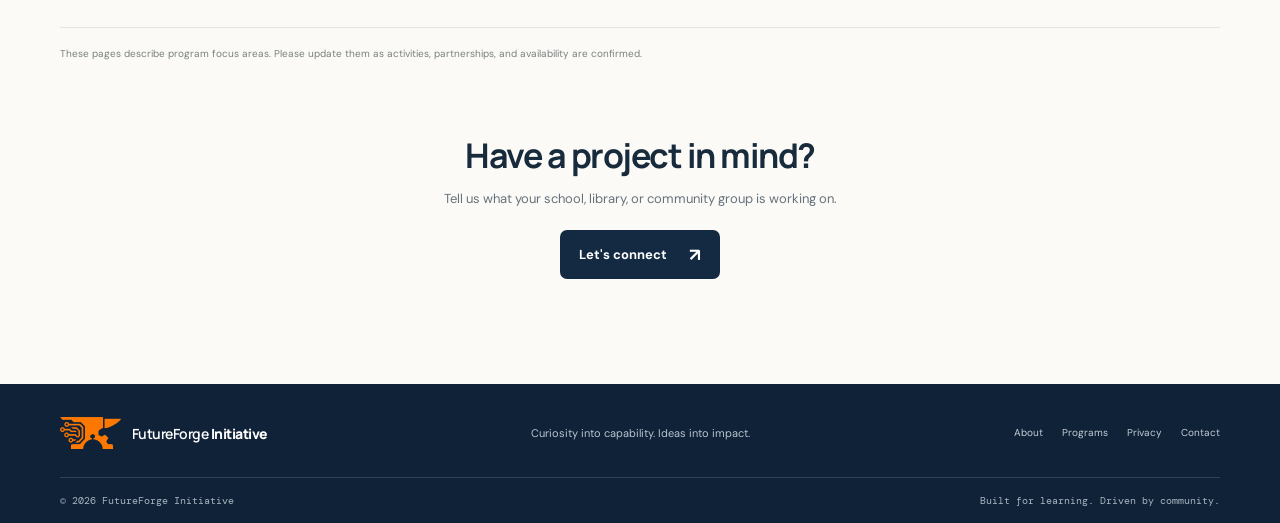
<file: programs.html>
<!doctype html>
<html lang="en">
<head>
  <meta charset="utf-8"><meta name="viewport" content="width=device-width, initial-scale=1">
  <meta name="description" content="Explore FutureForge Initiative's focus areas in accessible making, young engineers, robotics, and community giving.">
  <title>Programs | FutureForge Initiative</title>
  <link rel="icon" href="assets/favicon-48.png" sizes="48x48" type="image/png"><link rel="icon" href="assets/favicon-32.png" sizes="32x32" type="image/png"><link rel="apple-touch-icon" href="assets/apple-touch-icon.png"><link rel="stylesheet" href="styles.css">
</head>
<body>
  <a class="skip-link" href="#main">Skip to content</a>
  <header class="site-header"><div class="container nav-wrap">
    <a class="brand" href="index.html"><img src="assets/logo-mark.png" alt="" width="68" height="36"><span>FutureForge <strong>Initiative</strong></span></a>
    <button class="menu-toggle" aria-expanded="false" aria-controls="site-nav" aria-label="Open navigation"><span></span><span></span><span></span></button>
    <nav id="site-nav" class="site-nav" aria-label="Main navigation"><a href="index.html#mission">Our Mission</a><a href="programs.html">Programs</a><a href="index.html#impact">Our Approach</a><a href="index.html#get-involved">Get Involved</a><a class="nav-cta" href="index.html#contact">Contact Us</a></nav>
  </div></header>
  <main id="main">
    <section class="page-hero"><div class="container page-hero-grid"><div><p class="eyebrow"><span class="eyebrow-dot"></span> Programs & focus areas</p><h1>Learning that leads <span>somewhere.</span></h1><p class="hero-lede">We connect creative technical learning with projects that can make a difference in everyday life.</p></div><div class="page-hero-mark" aria-hidden="true"><span>✳</span><i>⚙</i></div></div></section>
    <section class="section-pad"><div class="container">
      <div class="program-detail" id="accessible-making"><div class="detail-number">01</div><div><p class="eyebrow eyebrow-dark">Design for people</p><h2>Accessible Making</h2><p>Digital fabrication can turn small ideas into useful objects. This focus area explores 3D-printed fidgets, sensory tools, and other thoughtfully designed items that may support engagement and hands-on exploration.</p><p>We aim to listen to the people and organizations we serve, prioritize usability, and improve designs through feedback.</p></div><div class="detail-tag">3D printing · Design</div></div>
      <div class="program-detail" id="young-engineers"><div class="detail-number">02</div><div><p class="eyebrow eyebrow-dark">Build confidence</p><h2>Young Engineers</h2><p>Engineering is best understood by trying it. We support opportunities for young people to explore CAD, prototyping, robotics, and design thinking through guided, hands-on activities.</p><p>Learning can include sketching a solution, building a model, testing what works, and iterating based on results.</p></div><div class="detail-tag">CAD · STEM education</div></div>
      <div class="program-detail" id="robotics-makers"><div class="detail-number">03</div><div><p class="eyebrow eyebrow-dark">Learn by building</p><h2>Robotics & Makers</h2><p>Robotics brings mechanics, electronics, design, and teamwork together. This focus area aims to strengthen maker learning by sharing knowledge, encouraging collaboration, and supporting access to practical resources.</p><p>We welcome conversations with schools, teams, educators, and community groups about needs and potential projects.</p></div><div class="detail-tag">Robotics · Mentoring</div></div>
      <div class="program-detail" id="community-giving"><div class="detail-number">04</div><div><p class="eyebrow eyebrow-dark">Put skills to work</p><h2>Community Giving</h2><p>Community service can connect learning with local needs. Potential activities include educational-resource donations, book drives, STEM demonstrations, maker projects, and volunteer support for schools, libraries, and community organizations.</p><p>We seek collaborations that are practical, respectful, and aligned with our educational and charitable mission.</p></div><div class="detail-tag">Service · Partnerships</div></div>
      <p class="program-note">These pages describe program focus areas. Please update them as activities, partnerships, and availability are confirmed.</p>
      <div class="center-cta"><h2>Have a project in mind?</h2><p>Tell us what your school, library, or community group is working on.</p><a class="button button-dark" href="index.html#contact">Let's connect <span aria-hidden="true">↗</span></a></div>
    </div></section>
  </main>
  <footer class="site-footer"><div class="container footer-main"><a class="brand brand-footer" href="index.html"><img src="assets/logo-mark.png" alt="" width="61" height="32"><span>FutureForge <strong>Initiative</strong></span></a><p>Curiosity into capability. Ideas into impact.</p><div class="footer-links"><a href="about.html">About</a><a href="programs.html">Programs</a><a href="privacy.html">Privacy</a><a href="index.html#contact">Contact</a></div></div><div class="container footer-bottom"><span>© <span id="year"></span> FutureForge Initiative</span><span>Built for learning. Driven by community.</span></div></footer>
  <script src="script.js"></script>
</body></html>
</file>
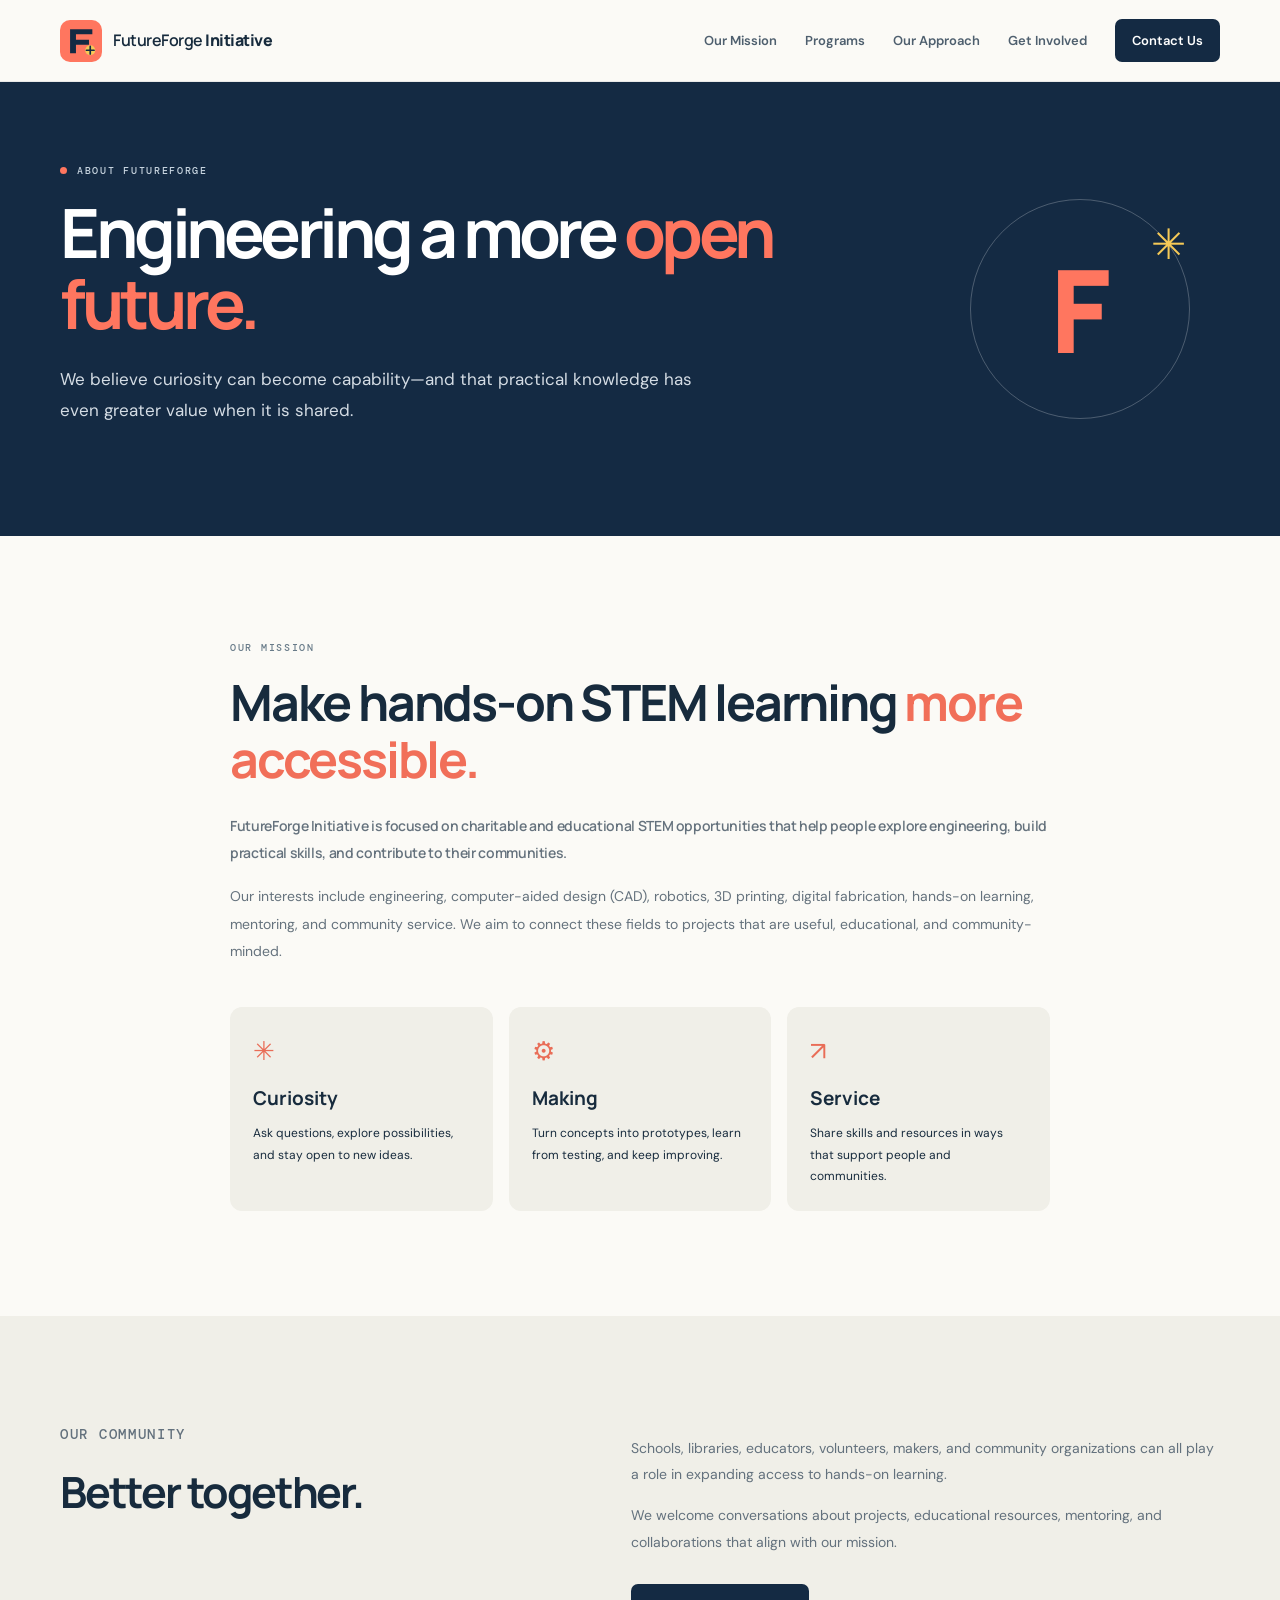
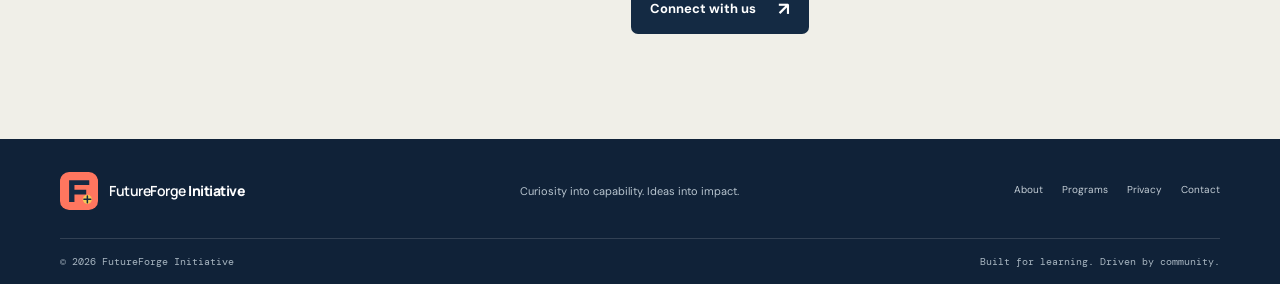
<file: futureforgeinitiative_site/about.html>
<!doctype html>
<html lang="en">
<head>
  <meta charset="utf-8"><meta name="viewport" content="width=device-width, initial-scale=1">
  <meta name="description" content="Learn about the mission and approach of FutureForge Initiative.">
  <title>About Us | FutureForge Initiative</title>
  <link rel="icon" href="assets/favicon.svg" type="image/svg+xml"><link rel="stylesheet" href="styles.css">
</head>
<body>
  <a class="skip-link" href="#main">Skip to content</a>
  <header class="site-header"><div class="container nav-wrap">
    <a class="brand" href="index.html"><img src="assets/logo.svg" alt="" width="42" height="42"><span>FutureForge <strong>Initiative</strong></span></a>
    <button class="menu-toggle" aria-expanded="false" aria-controls="site-nav" aria-label="Open navigation"><span></span><span></span><span></span></button>
    <nav id="site-nav" class="site-nav" aria-label="Main navigation"><a href="index.html#mission">Our Mission</a><a href="programs.html">Programs</a><a href="index.html#impact">Our Approach</a><a href="index.html#get-involved">Get Involved</a><a class="nav-cta" href="index.html#contact">Contact Us</a></nav>
  </div></header>
  <main id="main">
    <section class="page-hero"><div class="container page-hero-grid"><div><p class="eyebrow"><span class="eyebrow-dot"></span> About FutureForge</p><h1>Engineering a more <span>open future.</span></h1><p class="hero-lede">We believe curiosity can become capability—and that practical knowledge has even greater value when it is shared.</p></div><div class="page-hero-mark" aria-hidden="true"><span>F</span><i>✳</i></div></div></section>
    <section class="section-pad"><div class="container narrow-content">
      <p class="eyebrow eyebrow-dark">Our mission</p><h2>Make hands-on STEM learning <span>more accessible.</span></h2>
      <p class="large-copy">FutureForge Initiative is focused on charitable and educational STEM opportunities that help people explore engineering, build practical skills, and contribute to their communities.</p>
      <p>Our interests include engineering, computer-aided design (CAD), robotics, 3D printing, digital fabrication, hands-on learning, mentoring, and community service. We aim to connect these fields to projects that are useful, educational, and community-minded.</p>
      <div class="values-grid">
        <article><span class="value-symbol">✳</span><h3>Curiosity</h3><p>Ask questions, explore possibilities, and stay open to new ideas.</p></article>
        <article><span class="value-symbol">⚙</span><h3>Making</h3><p>Turn concepts into prototypes, learn from testing, and keep improving.</p></article>
        <article><span class="value-symbol">↗</span><h3>Service</h3><p>Share skills and resources in ways that support people and communities.</p></article>
      </div>
    </div></section>
    <section class="section-pad soft-section"><div class="container split-content"><div><p class="eyebrow eyebrow-dark">Our community</p><h2>Better together.</h2></div><div><p>Schools, libraries, educators, volunteers, makers, and community organizations can all play a role in expanding access to hands-on learning.</p><p>We welcome conversations about projects, educational resources, mentoring, and collaborations that align with our mission.</p><a class="button button-dark" href="index.html#contact">Connect with us <span aria-hidden="true">↗</span></a></div></div></section>
  </main>
  <footer class="site-footer"><div class="container footer-main"><a class="brand brand-footer" href="index.html"><img src="assets/logo.svg" alt="" width="38" height="38"><span>FutureForge <strong>Initiative</strong></span></a><p>Curiosity into capability. Ideas into impact.</p><div class="footer-links"><a href="about.html">About</a><a href="programs.html">Programs</a><a href="privacy.html">Privacy</a><a href="index.html#contact">Contact</a></div></div><div class="container footer-bottom"><span>© <span id="year"></span> FutureForge Initiative</span><span>Built for learning. Driven by community.</span></div></footer>
  <script src="script.js"></script>
</body></html>
</file>
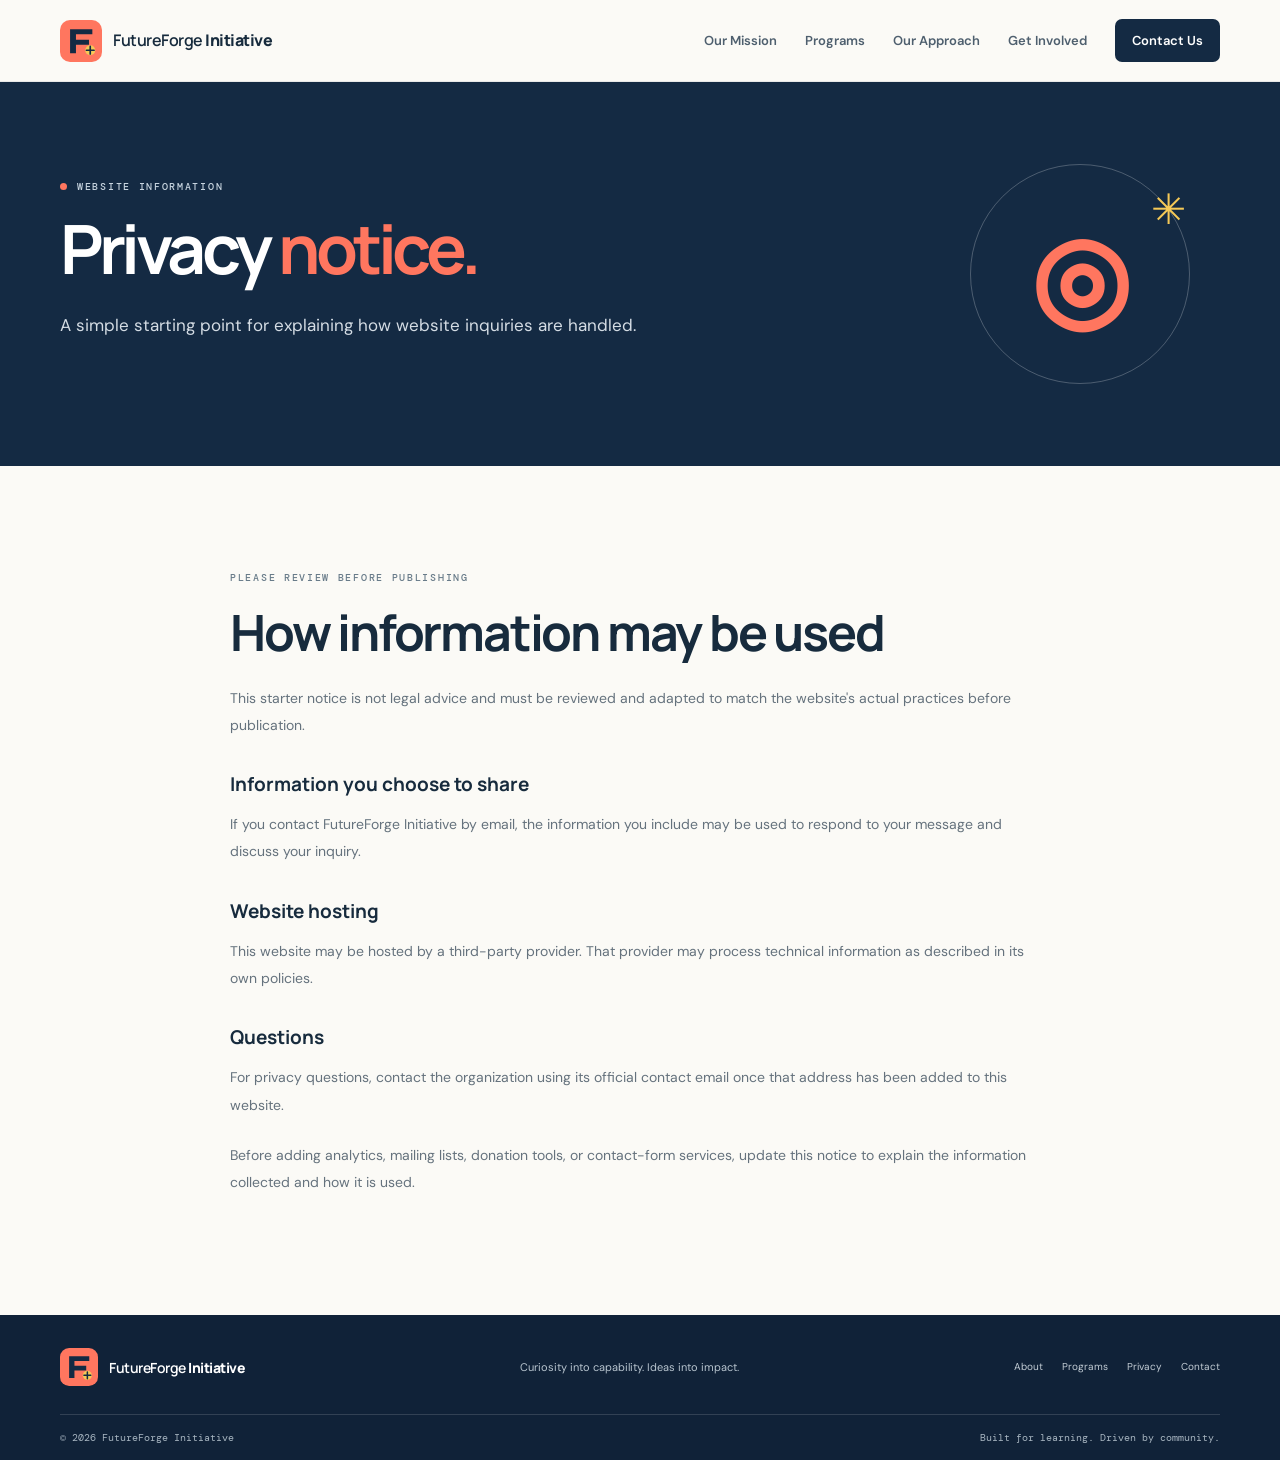
<file: futureforgeinitiative_site/privacy.html>
<!doctype html>
<html lang="en">
<head><meta charset="utf-8"><meta name="viewport" content="width=device-width, initial-scale=1"><meta name="description" content="FutureForge Initiative website privacy information."><title>Privacy | FutureForge Initiative</title><link rel="icon" href="assets/favicon.svg" type="image/svg+xml"><link rel="stylesheet" href="styles.css"></head>
<body>
  <a class="skip-link" href="#main">Skip to content</a>
  <header class="site-header"><div class="container nav-wrap"><a class="brand" href="index.html"><img src="assets/logo.svg" alt="" width="42" height="42"><span>FutureForge <strong>Initiative</strong></span></a><button class="menu-toggle" aria-expanded="false" aria-controls="site-nav" aria-label="Open navigation"><span></span><span></span><span></span></button><nav id="site-nav" class="site-nav" aria-label="Main navigation"><a href="index.html#mission">Our Mission</a><a href="programs.html">Programs</a><a href="index.html#impact">Our Approach</a><a href="index.html#get-involved">Get Involved</a><a class="nav-cta" href="index.html#contact">Contact Us</a></nav></div></header>
  <main id="main"><section class="page-hero"><div class="container page-hero-grid"><div><p class="eyebrow"><span class="eyebrow-dot"></span> Website information</p><h1>Privacy <span>notice.</span></h1><p class="hero-lede">A simple starting point for explaining how website inquiries are handled.</p></div><div class="page-hero-mark" aria-hidden="true"><span>◎</span><i>✳</i></div></div></section>
  <section class="section-pad"><div class="container narrow-content"><p class="eyebrow eyebrow-dark">Please review before publishing</p><h2>How information may be used</h2><p>This starter notice is not legal advice and must be reviewed and adapted to match the website's actual practices before publication.</p><h3>Information you choose to share</h3><p>If you contact FutureForge Initiative by email, the information you include may be used to respond to your message and discuss your inquiry.</p><h3>Website hosting</h3><p>This website may be hosted by a third-party provider. That provider may process technical information as described in its own policies.</p><h3>Questions</h3><p>For privacy questions, contact the organization using its official contact email once that address has been added to this website.</p><p class="small-muted">Before adding analytics, mailing lists, donation tools, or contact-form services, update this notice to explain the information collected and how it is used.</p></div></section></main>
  <footer class="site-footer"><div class="container footer-main"><a class="brand brand-footer" href="index.html"><img src="assets/logo.svg" alt="" width="38" height="38"><span>FutureForge <strong>Initiative</strong></span></a><p>Curiosity into capability. Ideas into impact.</p><div class="footer-links"><a href="about.html">About</a><a href="programs.html">Programs</a><a href="privacy.html">Privacy</a><a href="index.html#contact">Contact</a></div></div><div class="container footer-bottom"><span>© <span id="year"></span> FutureForge Initiative</span><span>Built for learning. Driven by community.</span></div></footer><script src="script.js"></script>
</body></html>
</file>
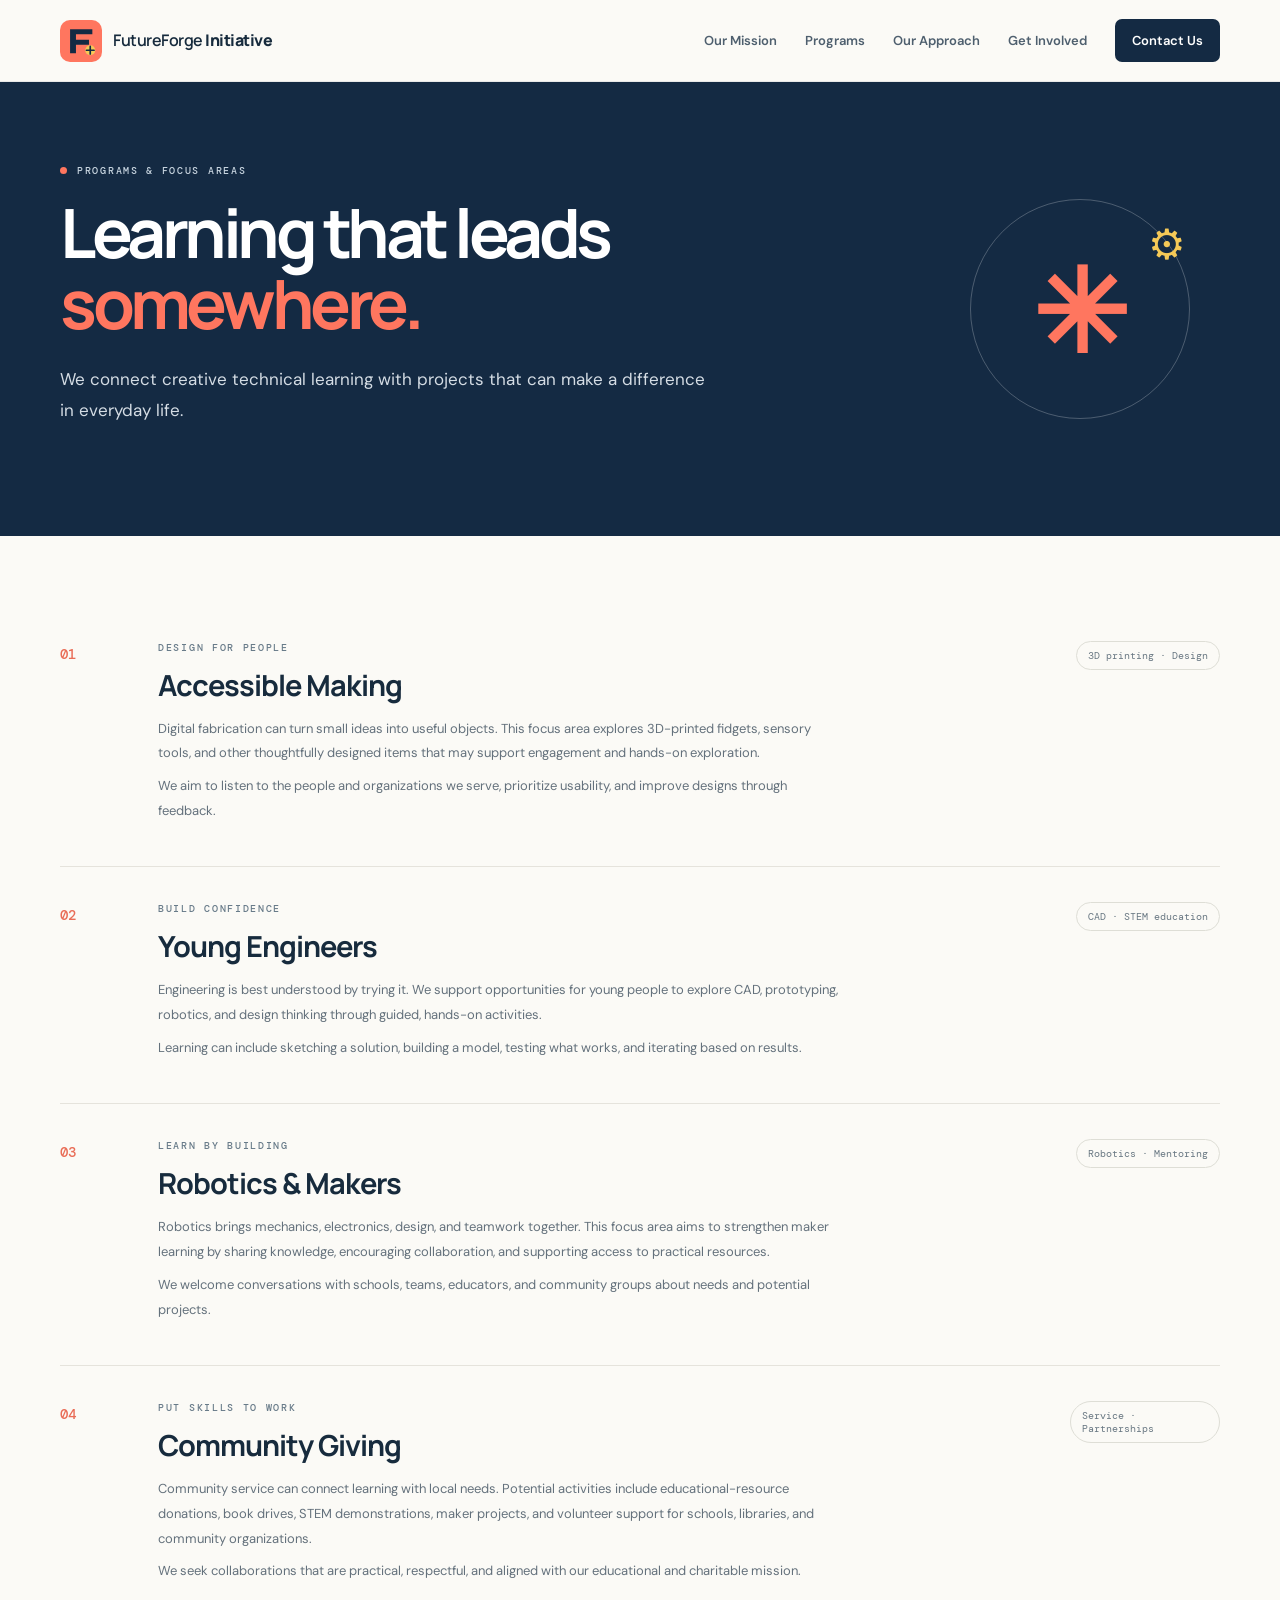
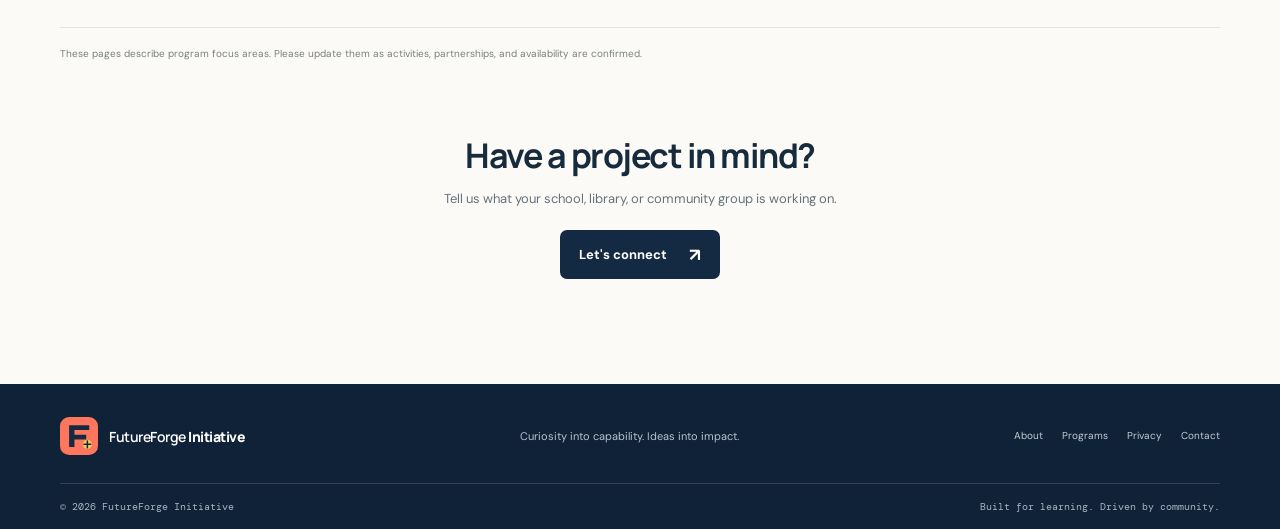
<file: futureforgeinitiative_site/programs.html>
<!doctype html>
<html lang="en">
<head>
  <meta charset="utf-8"><meta name="viewport" content="width=device-width, initial-scale=1">
  <meta name="description" content="Explore FutureForge Initiative's focus areas in accessible making, young engineers, robotics, and community giving.">
  <title>Programs | FutureForge Initiative</title>
  <link rel="icon" href="assets/favicon.svg" type="image/svg+xml"><link rel="stylesheet" href="styles.css">
</head>
<body>
  <a class="skip-link" href="#main">Skip to content</a>
  <header class="site-header"><div class="container nav-wrap">
    <a class="brand" href="index.html"><img src="assets/logo.svg" alt="" width="42" height="42"><span>FutureForge <strong>Initiative</strong></span></a>
    <button class="menu-toggle" aria-expanded="false" aria-controls="site-nav" aria-label="Open navigation"><span></span><span></span><span></span></button>
    <nav id="site-nav" class="site-nav" aria-label="Main navigation"><a href="index.html#mission">Our Mission</a><a href="programs.html">Programs</a><a href="index.html#impact">Our Approach</a><a href="index.html#get-involved">Get Involved</a><a class="nav-cta" href="index.html#contact">Contact Us</a></nav>
  </div></header>
  <main id="main">
    <section class="page-hero"><div class="container page-hero-grid"><div><p class="eyebrow"><span class="eyebrow-dot"></span> Programs & focus areas</p><h1>Learning that leads <span>somewhere.</span></h1><p class="hero-lede">We connect creative technical learning with projects that can make a difference in everyday life.</p></div><div class="page-hero-mark" aria-hidden="true"><span>✳</span><i>⚙</i></div></div></section>
    <section class="section-pad"><div class="container">
      <div class="program-detail" id="accessible-making"><div class="detail-number">01</div><div><p class="eyebrow eyebrow-dark">Design for people</p><h2>Accessible Making</h2><p>Digital fabrication can turn small ideas into useful objects. This focus area explores 3D-printed fidgets, sensory tools, and other thoughtfully designed items that may support engagement and hands-on exploration.</p><p>We aim to listen to the people and organizations we serve, prioritize usability, and improve designs through feedback.</p></div><div class="detail-tag">3D printing · Design</div></div>
      <div class="program-detail" id="young-engineers"><div class="detail-number">02</div><div><p class="eyebrow eyebrow-dark">Build confidence</p><h2>Young Engineers</h2><p>Engineering is best understood by trying it. We support opportunities for young people to explore CAD, prototyping, robotics, and design thinking through guided, hands-on activities.</p><p>Learning can include sketching a solution, building a model, testing what works, and iterating based on results.</p></div><div class="detail-tag">CAD · STEM education</div></div>
      <div class="program-detail" id="robotics-makers"><div class="detail-number">03</div><div><p class="eyebrow eyebrow-dark">Learn by building</p><h2>Robotics & Makers</h2><p>Robotics brings mechanics, electronics, design, and teamwork together. This focus area aims to strengthen maker learning by sharing knowledge, encouraging collaboration, and supporting access to practical resources.</p><p>We welcome conversations with schools, teams, educators, and community groups about needs and potential projects.</p></div><div class="detail-tag">Robotics · Mentoring</div></div>
      <div class="program-detail" id="community-giving"><div class="detail-number">04</div><div><p class="eyebrow eyebrow-dark">Put skills to work</p><h2>Community Giving</h2><p>Community service can connect learning with local needs. Potential activities include educational-resource donations, book drives, STEM demonstrations, maker projects, and volunteer support for schools, libraries, and community organizations.</p><p>We seek collaborations that are practical, respectful, and aligned with our educational and charitable mission.</p></div><div class="detail-tag">Service · Partnerships</div></div>
      <p class="program-note">These pages describe program focus areas. Please update them as activities, partnerships, and availability are confirmed.</p>
      <div class="center-cta"><h2>Have a project in mind?</h2><p>Tell us what your school, library, or community group is working on.</p><a class="button button-dark" href="index.html#contact">Let's connect <span aria-hidden="true">↗</span></a></div>
    </div></section>
  </main>
  <footer class="site-footer"><div class="container footer-main"><a class="brand brand-footer" href="index.html"><img src="assets/logo.svg" alt="" width="38" height="38"><span>FutureForge <strong>Initiative</strong></span></a><p>Curiosity into capability. Ideas into impact.</p><div class="footer-links"><a href="about.html">About</a><a href="programs.html">Programs</a><a href="privacy.html">Privacy</a><a href="index.html#contact">Contact</a></div></div><div class="container footer-bottom"><span>© <span id="year"></span> FutureForge Initiative</span><span>Built for learning. Driven by community.</span></div></footer>
  <script src="script.js"></script>
</body></html>
</file>
<file: styles.css>
@import url('https://fonts.googleapis.com/css2?family=DM+Mono:wght@400;500&family=DM+Sans:wght@400;500;600;700&family=Manrope:wght@400;500;600;700;800&display=swap');

:root{--navy:#142a43;--navy-2:#1d3c59;--ink:#172b3d;--muted:#617180;--paper:#fbfaf6;--white:#fff;--coral:#ff765f;--yellow:#f5c957;--blue:#91c8ef;--green:#b9d9bd;--line:#e5e3dc;--radius:20px;--max:1160px}
*{box-sizing:border-box}html{scroll-behavior:smooth;scroll-padding-top:90px}body{margin:0;background:var(--paper);color:var(--ink);font-family:'DM Sans',Arial,sans-serif;line-height:1.65;-webkit-font-smoothing:antialiased}a{color:inherit;text-decoration:none}img{max-width:100%;display:block}.container{width:min(var(--max),calc(100% - 48px));margin-inline:auto}.skip-link{position:absolute;left:-999px;top:8px;background:#fff;padding:10px;z-index:99}.skip-link:focus{left:8px}.site-header{height:82px;background:rgba(251,250,246,.96);border-bottom:1px solid rgba(20,42,67,.08);position:sticky;top:0;z-index:20;backdrop-filter:blur(12px)}.nav-wrap{height:100%;display:flex;align-items:center;justify-content:space-between;gap:28px}.brand{display:inline-flex;align-items:center;gap:11px;font-family:Manrope,sans-serif;font-size:16px;letter-spacing:-.5px;font-weight:600;white-space:nowrap}.brand img{width:auto;height:36px}.brand strong{font-weight:800}.site-nav{display:flex;align-items:center;gap:28px;font-size:13px;font-weight:600}.site-nav a:not(.nav-cta){color:#4e5f6e;transition:color .2s}.site-nav a:hover{color:var(--coral)}.nav-cta{background:var(--navy);color:#fff;padding:11px 17px;border-radius:7px}.menu-toggle{display:none;border:0;background:transparent;padding:8px}.menu-toggle span{display:block;width:24px;height:2px;background:var(--navy);margin:5px}
.hero{background:var(--navy);color:#fff;position:relative;overflow:hidden}.hero-grid{min-height:575px;display:grid;grid-template-columns:1.03fr .97fr;align-items:center;gap:36px;padding-block:72px 78px}.eyebrow{font:500 10px 'DM Mono',monospace;letter-spacing:1.7px;text-transform:uppercase;margin:0 0 20px;display:flex;align-items:center;gap:10px;color:#c7d4df}.eyebrow-dot{display:inline-block;width:7px;height:7px;border-radius:50%;background:var(--coral)}.eyebrow-dark{color:#687b89}.hero h1,.page-hero h1{font:700 clamp(48px,6.2vw,78px)/1.04 Manrope,sans-serif;letter-spacing:-4.5px;margin:0;max-width:620px}.hero h1 span,.page-hero h1 span{color:var(--coral)}.hero-lede{font-size:17px;line-height:1.8;color:#d4dce4;max-width:535px;margin:26px 0 28px}.hero-actions{display:flex;align-items:center;gap:27px;flex-wrap:wrap}.button{display:inline-flex;align-items:center;justify-content:center;gap:22px;border-radius:7px;padding:14px 19px;font-size:13px;font-weight:700;transition:transform .2s,background .2s}.button:hover{transform:translateY(-2px)}.button-light{background:#fff;color:var(--navy)}.button-dark{background:var(--navy);color:#fff}.button span{font-size:18px;line-height:1}.text-link{font-size:13px;font-weight:600}.text-link-light{color:#fff}.text-link span{margin-left:7px}.hero-note{display:flex;align-items:center;gap:12px;margin-top:46px;color:#bdcbd6;font-size:11px;letter-spacing:.2px}.hero-note p{margin:0}.note-icon{color:var(--yellow);font-size:20px}.hero-art{height:400px;position:relative;display:flex;align-items:center;justify-content:center}.art-orbit{position:absolute;border:1px solid rgba(255,255,255,.16);border-radius:50%;transform:rotate(-25deg)}.orbit-one{width:440px;height:275px}.orbit-two{width:360px;height:360px;transform:rotate(36deg)}.art-card{position:absolute;box-shadow:0 25px 50px rgba(0,0,0,.16)}.art-card-main{width:244px;height:260px;border-radius:18px;background:#f5c957;color:var(--navy);transform:rotate(-7deg);padding:27px;display:flex;flex-direction:column;align-items:center;justify-content:center}.gear{font-size:118px;line-height:1;color:var(--navy);font-family:Arial,sans-serif}.art-card-caption{font:700 14px Manrope,sans-serif;margin-top:17px}.art-bars{display:flex;gap:4px;margin-top:16px;align-items:end;height:18px}.art-bars i{display:block;width:7px;border-radius:3px;background:var(--navy);height:10px}.art-bars i:nth-child(2),.art-bars i:nth-child(5){height:17px}.art-bars i:nth-child(3),.art-bars i:nth-child(6){height:13px}.art-card-small{right:4%;bottom:43px;background:#fff;color:var(--navy);border-radius:12px;padding:17px 20px;display:flex;align-items:center;gap:13px;transform:rotate(7deg);font:700 11px/1.65 'DM Mono',monospace}.small-card-icon{font-size:31px;color:#f16e59}.art-label{position:absolute;font:500 9px 'DM Mono',monospace;letter-spacing:1.5px;color:#d0dae2}.label-top{top:16px;left:8%}.label-top span{color:var(--coral);padding:0 5px}.label-bottom{bottom:7px;right:5%}.art-spark{position:absolute;color:var(--coral);font-size:27px}.spark-one{top:67px;right:15%}.spark-two{bottom:86px;left:10%;color:var(--yellow)}.art-dot{position:absolute;width:7px;height:7px;border-radius:50%;background:var(--coral)}.dot-one{top:48px;left:28%}.dot-two{right:10%;top:47%}.dot-three{left:19%;bottom:52px;background:var(--yellow)}.hero-bottom-line{height:5px;background:linear-gradient(90deg,var(--coral) 0 25%,var(--yellow) 25% 50%,var(--blue) 50% 75%,var(--green) 75%)}
.section-pad{padding-block:105px}.intro-grid{display:grid;grid-template-columns:1fr 1fr;gap:90px}.intro h2,.section-heading h2,.approach h2,.contact h2,.narrow-content h2,.split-content h2{font:700 clamp(34px,4.1vw,50px)/1.15 Manrope,sans-serif;letter-spacing:-2.2px;margin:0}.intro h2 span,.section-heading h2 span,.approach h2 span,.contact h2 span,.narrow-content h2 span{color:#f16f59}.intro-text{padding-top:25px}.large-copy{font:600 19px/1.65 Manrope,sans-serif;letter-spacing:-.35px;color:#243e52;margin:0 0 17px}.intro-text>p:not(.large-copy),.approach-copy>p:not(.eyebrow),.contact-grid>div>p:not(.eyebrow),.split-content>div>p{color:#63717d;font-size:14px;line-height:1.9}.arrow-link{display:inline-flex;align-items:center;gap:17px;font-size:12px;font-weight:700;border-bottom:1px solid #f16f59;padding-bottom:6px;margin-top:16px}.arrow-link span{font-size:17px;color:#f16f59}.programs{background:#f0efe8}.section-heading{display:flex;justify-content:space-between;align-items:end;gap:60px;margin-bottom:42px}.section-heading h2{font-size:43px}.section-summary{max-width:355px;color:#63717d;font-size:13px;line-height:1.85;margin:0 0 5px}.program-grid{display:grid;grid-template-columns:repeat(4,1fr);gap:14px}.program-card{min-height:305px;border-radius:14px;padding:23px 21px;display:flex;flex-direction:column;align-items:flex-start}.card-coral{background:#ffe0d8}.card-blue{background:#d8eafa}.card-yellow{background:#f9e9b6}.card-green{background:#dcebdd}.program-top{display:flex;justify-content:space-between;align-items:center;width:100%;margin-bottom:27px}.program-number{font:500 9px 'DM Mono',monospace;letter-spacing:1px;color:#53616d}.program-symbol{font-size:25px;color:var(--navy)}.program-card h3{font:700 20px/1.25 Manrope,sans-serif;letter-spacing:-.7px;margin:0 0 12px}.program-card p{font-size:12px;line-height:1.8;color:#4d5b65;margin:0 0 22px}.card-link{font-size:11px;font-weight:700;margin-top:auto;border-bottom:1px solid rgba(20,42,67,.35);padding-bottom:5px}.card-link span{margin-left:8px}.program-note{font-size:10px;color:#78817f;margin:18px 0 0}
.approach{background:var(--navy);color:#fff}.approach-grid{display:grid;grid-template-columns:.9fr 1.1fr;gap:95px;align-items:center}.approach-visual{height:390px;position:relative;display:flex;align-items:center;justify-content:center}.approach-circle{border-radius:50%;position:absolute}.circle-outer{width:345px;height:345px;border:1px dashed rgba(255,255,255,.3)}.circle-mid{width:270px;height:270px;border:1px solid rgba(255,255,255,.23)}.circle-inner{width:190px;height:190px;background:var(--coral);color:var(--navy);display:flex;align-items:center;justify-content:center;text-align:center;font:600 17px/1.5 'DM Mono',monospace;letter-spacing:1px;transform:rotate(-8deg)}.circle-inner b{font-weight:500}.approach-chip{position:absolute;padding:8px 13px;background:#fff;color:var(--navy);border-radius:5px;font:500 10px 'DM Mono',monospace;box-shadow:0 7px 20px rgba(0,0,0,.12)}.chip-one{top:48px;left:2%}.chip-two{right:0;top:120px;background:var(--yellow)}.chip-three{bottom:41px;left:10%;background:var(--green)}.approach-star{position:absolute;color:var(--yellow);font-size:32px;right:14%;bottom:57px}.approach-copy .eyebrow{color:#bdcbd6}.approach h2{font-size:43px;margin-bottom:22px}.approach h2 span{color:var(--coral)}.approach-copy>p:not(.eyebrow){color:#c3d0da;max-width:520px}.principle-list{list-style:none;padding:0;margin:29px 0 0}.principle-list li{display:flex;gap:17px;padding:16px 0;border-top:1px solid rgba(255,255,255,.15)}.principle-list li>span{font:500 10px 'DM Mono',monospace;color:var(--coral);padding-top:4px}.principle-list strong{font:600 14px Manrope,sans-serif}.principle-list p{margin:4px 0 0;color:#b9c7d1;font-size:11px}
.get-involved{padding-block:82px}.involved-panel{position:relative;overflow:hidden;background:var(--coral);border-radius:18px;padding:57px 62px;display:grid;grid-template-columns:1.2fr .8fr;gap:50px;align-items:center}.involved-panel .eyebrow{color:#573d3a}.involved-panel h2{font:700 clamp(35px,4vw,49px)/1.12 Manrope,sans-serif;letter-spacing:-2px;margin:0 0 17px}.involved-panel h2 span{color:#fff}.involved-panel>div:first-child>p:last-child{font-size:13px;max-width:530px;color:#553e3b;line-height:1.85;margin-bottom:0}.involved-actions{z-index:1}.involved-actions p{font-size:10px;color:#583d3a;margin:15px 0 0}.involved-decoration{position:absolute;font-size:180px;color:rgba(255,255,255,.13);right:-10px;bottom:-78px}.contact{padding-top:50px}.contact-grid{display:grid;grid-template-columns:1fr .8fr;gap:100px}.contact h2{font-size:45px}.contact-grid>div>p:not(.eyebrow){max-width:460px}.contact-box{padding:30px;border:1px solid var(--line);border-radius:14px;background:#fff}.contact-icon{width:39px;height:39px;border-radius:8px;background:#ffe0d8;display:grid;place-items:center;font-size:21px;color:#e86650}.contact-box h3{font:700 20px Manrope,sans-serif;margin:19px 0 8px}.contact-box>p{font-size:12px;color:#64717c;line-height:1.85}.contact-box .small-muted,.small-muted{font-size:10px;color:#8b949a;margin-top:23px}
.site-footer{background:#102238;color:#fff;padding-top:33px}.footer-main{display:flex;align-items:center;justify-content:space-between;gap:24px;padding-bottom:28px}.brand-footer{font-size:14px}.brand-footer img{width:auto;height:32px}.footer-main>p{font-size:11px;color:#b8c5cf;margin:0}.footer-links{display:flex;gap:19px;font-size:10px;color:#c3cdd5}.footer-links a:hover{color:var(--coral)}.footer-bottom{border-top:1px solid rgba(255,255,255,.14);display:flex;justify-content:space-between;gap:20px;padding-block:16px;font:10px 'DM Mono',monospace;color:#a7b5c0}
.page-hero{background:var(--navy);color:#fff;padding-block:82px}.page-hero-grid{display:grid;grid-template-columns:1fr 250px;align-items:center;gap:50px}.page-hero h1{font-size:clamp(44px,5.7vw,68px);max-width:800px}.page-hero .hero-lede{max-width:650px}.page-hero-mark{height:220px;width:220px;border:1px solid rgba(255,255,255,.24);border-radius:50%;display:grid;place-items:center;position:relative}.page-hero-mark span{font:800 115px Manrope,sans-serif;color:var(--coral)}.page-hero-mark i{position:absolute;right:3px;top:10px;color:var(--yellow);font-style:normal;font-size:42px}.narrow-content{max-width:820px}.narrow-content>p:not(.eyebrow){font-size:14px;line-height:1.95;color:#65727d}.narrow-content h2{margin-bottom:23px}.narrow-content .large-copy{font-size:21px;color:#2c4355}.narrow-content h3{font:700 19px Manrope,sans-serif;margin:32px 0 8px}.values-grid{display:grid;grid-template-columns:repeat(3,1fr);gap:16px;margin-top:42px}.values-grid article{background:#f0efe8;padding:23px;border-radius:12px}.value-symbol{font-size:26px;color:#e96d57}.values-grid h3{margin:12px 0 5px!important}.values-grid article p{font-size:12px!important;line-height:1.8!important;margin-bottom:0}.soft-section{background:#f0efe8}.split-content{display:grid;grid-template-columns:.8fr 1fr;gap:100px}.split-content h2{font-size:43px}.split-content .button{margin-top:15px}.program-detail{display:grid;grid-template-columns:70px 1fr 150px;gap:28px;padding:35px 0;border-bottom:1px solid var(--line);scroll-margin-top:100px}.program-detail:first-child{padding-top:0}.detail-number{font:500 14px 'DM Mono',monospace;color:#e96d57;padding-top:4px}.program-detail .eyebrow{margin-bottom:11px}.program-detail h2{font:700 29px Manrope,sans-serif;letter-spacing:-1px;margin:0 0 12px}.program-detail p:not(.eyebrow){max-width:680px;color:#64717c;font-size:13px;line-height:1.9;margin:8px 0}.detail-tag{justify-self:end;align-self:start;border:1px solid #deded6;border-radius:30px;padding:7px 11px;font:10px 'DM Mono',monospace;color:#687782}.center-cta{text-align:center;padding-top:70px}.center-cta h2{font:700 34px Manrope,sans-serif;letter-spacing:-1.5px;margin:0}.center-cta p{color:#65727d;font-size:13px;margin:10px 0 20px}
@media(max-width:900px){.site-nav{gap:15px}.site-nav a{font-size:11px}.hero-grid{gap:10px}.hero-art{transform:scale(.9)}.program-grid{grid-template-columns:repeat(2,1fr)}.approach-grid{gap:45px}.contact-grid{gap:50px}.involved-panel{padding:45px}.footer-main{flex-wrap:wrap}.section-heading{gap:25px}}
@media(max-width:680px){.container{width:min(100% - 36px,var(--max))}.site-header{height:72px}.brand{font-size:14px;gap:8px}.brand img{width:auto;height:30px}.menu-toggle{display:block}.site-nav{display:none;position:absolute;top:71px;left:0;right:0;padding:18px;background:var(--paper);border-bottom:1px solid var(--line);box-shadow:0 15px 20px rgba(20,42,67,.08);align-items:stretch;gap:0;flex-direction:column}.site-nav.open{display:flex}.site-nav a{padding:12px 7px;font-size:13px!important}.site-nav .nav-cta{text-align:center;margin-top:7px;padding:12px}.hero-grid{grid-template-columns:1fr;padding-block:65px 35px}.hero h1{font-size:54px;letter-spacing:-3px}.hero-lede{font-size:15px}.hero-note{margin-top:29px}.hero-art{height:320px;transform:scale(.86);margin:-4px -15px 0}.art-card-small{right:0}.section-pad{padding-block:70px}.intro-grid,.approach-grid,.contact-grid,.split-content{grid-template-columns:1fr;gap:28px}.intro-grid{gap:16px}.intro h2,.section-heading h2,.approach h2,.contact h2,.narrow-content h2{font-size:37px;letter-spacing:-1.7px}.intro-text{padding-top:0}.section-heading{display:block}.section-summary{margin-top:18px}.program-grid{gap:10px}.program-card{padding:18px;min-height:300px}.program-card h3{font-size:18px}.program-card p{font-size:11px}.approach-grid{gap:30px}.approach-visual{height:320px;transform:scale(.9);margin:-10px 0}.circle-outer{width:300px;height:300px}.circle-mid{width:230px;height:230px}.circle-inner{width:165px;height:165px;font-size:15px}.chip-one{left:0}.chip-two{right:0}.chip-three{left:2%;bottom:22px}.involved-panel{grid-template-columns:1fr;padding:34px 25px;gap:26px}.involved-panel h2{font-size:39px}.involved-decoration{font-size:130px}.contact{padding-top:20px}.contact-box{padding:24px}.footer-main{align-items:flex-start;flex-direction:column;gap:17px}.footer-links{flex-wrap:wrap}.footer-bottom{font-size:9px;flex-direction:column;gap:7px}.page-hero{padding-block:55px}.page-hero-grid{grid-template-columns:1fr;gap:20px}.page-hero h1{font-size:47px;letter-spacing:-3px}.page-hero-mark{height:120px;width:120px;justify-self:end;margin-top:-8px}.page-hero-mark span{font-size:70px}.page-hero-mark i{font-size:28px}.values-grid{grid-template-columns:1fr}.program-detail{grid-template-columns:38px 1fr;gap:13px;padding:27px 0}.program-detail h2{font-size:25px}.detail-tag{grid-column:2;justify-self:start}.center-cta{padding-top:50px}.center-cta h2{font-size:29px}}
@media(prefers-reduced-motion:reduce){html{scroll-behavior:auto}*,*::before,*::after{transition:none!important;animation:none!important}}
</file>
<file: futureforgeinitiative_site/styles.css>
@import url('https://fonts.googleapis.com/css2?family=DM+Mono:wght@400;500&family=DM+Sans:wght@400;500;600;700&family=Manrope:wght@400;500;600;700;800&display=swap');

:root{--navy:#142a43;--navy-2:#1d3c59;--ink:#172b3d;--muted:#617180;--paper:#fbfaf6;--white:#fff;--coral:#ff765f;--yellow:#f5c957;--blue:#91c8ef;--green:#b9d9bd;--line:#e5e3dc;--radius:20px;--max:1160px}
*{box-sizing:border-box}html{scroll-behavior:smooth;scroll-padding-top:90px}body{margin:0;background:var(--paper);color:var(--ink);font-family:'DM Sans',Arial,sans-serif;line-height:1.65;-webkit-font-smoothing:antialiased}a{color:inherit;text-decoration:none}img{max-width:100%;display:block}.container{width:min(var(--max),calc(100% - 48px));margin-inline:auto}.skip-link{position:absolute;left:-999px;top:8px;background:#fff;padding:10px;z-index:99}.skip-link:focus{left:8px}.site-header{height:82px;background:rgba(251,250,246,.96);border-bottom:1px solid rgba(20,42,67,.08);position:sticky;top:0;z-index:20;backdrop-filter:blur(12px)}.nav-wrap{height:100%;display:flex;align-items:center;justify-content:space-between;gap:28px}.brand{display:inline-flex;align-items:center;gap:11px;font-family:Manrope,sans-serif;font-size:16px;letter-spacing:-.5px;font-weight:600;white-space:nowrap}.brand img{width:42px;height:42px}.brand strong{font-weight:800}.site-nav{display:flex;align-items:center;gap:28px;font-size:13px;font-weight:600}.site-nav a:not(.nav-cta){color:#4e5f6e;transition:color .2s}.site-nav a:hover{color:var(--coral)}.nav-cta{background:var(--navy);color:#fff;padding:11px 17px;border-radius:7px}.menu-toggle{display:none;border:0;background:transparent;padding:8px}.menu-toggle span{display:block;width:24px;height:2px;background:var(--navy);margin:5px}
.hero{background:var(--navy);color:#fff;position:relative;overflow:hidden}.hero-grid{min-height:575px;display:grid;grid-template-columns:1.03fr .97fr;align-items:center;gap:36px;padding-block:72px 78px}.eyebrow{font:500 10px 'DM Mono',monospace;letter-spacing:1.7px;text-transform:uppercase;margin:0 0 20px;display:flex;align-items:center;gap:10px;color:#c7d4df}.eyebrow-dot{display:inline-block;width:7px;height:7px;border-radius:50%;background:var(--coral)}.eyebrow-dark{color:#687b89}.hero h1,.page-hero h1{font:700 clamp(48px,6.2vw,78px)/1.04 Manrope,sans-serif;letter-spacing:-4.5px;margin:0;max-width:620px}.hero h1 span,.page-hero h1 span{color:var(--coral)}.hero-lede{font-size:17px;line-height:1.8;color:#d4dce4;max-width:535px;margin:26px 0 28px}.hero-actions{display:flex;align-items:center;gap:27px;flex-wrap:wrap}.button{display:inline-flex;align-items:center;justify-content:center;gap:22px;border-radius:7px;padding:14px 19px;font-size:13px;font-weight:700;transition:transform .2s,background .2s}.button:hover{transform:translateY(-2px)}.button-light{background:#fff;color:var(--navy)}.button-dark{background:var(--navy);color:#fff}.button span{font-size:18px;line-height:1}.text-link{font-size:13px;font-weight:600}.text-link-light{color:#fff}.text-link span{margin-left:7px}.hero-note{display:flex;align-items:center;gap:12px;margin-top:46px;color:#bdcbd6;font-size:11px;letter-spacing:.2px}.hero-note p{margin:0}.note-icon{color:var(--yellow);font-size:20px}.hero-art{height:400px;position:relative;display:flex;align-items:center;justify-content:center}.art-orbit{position:absolute;border:1px solid rgba(255,255,255,.16);border-radius:50%;transform:rotate(-25deg)}.orbit-one{width:440px;height:275px}.orbit-two{width:360px;height:360px;transform:rotate(36deg)}.art-card{position:absolute;box-shadow:0 25px 50px rgba(0,0,0,.16)}.art-card-main{width:244px;height:260px;border-radius:18px;background:#f5c957;color:var(--navy);transform:rotate(-7deg);padding:27px;display:flex;flex-direction:column;align-items:center;justify-content:center}.gear{font-size:118px;line-height:1;color:var(--navy);font-family:Arial,sans-serif}.art-card-caption{font:700 14px Manrope,sans-serif;margin-top:17px}.art-bars{display:flex;gap:4px;margin-top:16px;align-items:end;height:18px}.art-bars i{display:block;width:7px;border-radius:3px;background:var(--navy);height:10px}.art-bars i:nth-child(2),.art-bars i:nth-child(5){height:17px}.art-bars i:nth-child(3),.art-bars i:nth-child(6){height:13px}.art-card-small{right:4%;bottom:43px;background:#fff;color:var(--navy);border-radius:12px;padding:17px 20px;display:flex;align-items:center;gap:13px;transform:rotate(7deg);font:700 11px/1.65 'DM Mono',monospace}.small-card-icon{font-size:31px;color:#f16e59}.art-label{position:absolute;font:500 9px 'DM Mono',monospace;letter-spacing:1.5px;color:#d0dae2}.label-top{top:16px;left:8%}.label-top span{color:var(--coral);padding:0 5px}.label-bottom{bottom:7px;right:5%}.art-spark{position:absolute;color:var(--coral);font-size:27px}.spark-one{top:67px;right:15%}.spark-two{bottom:86px;left:10%;color:var(--yellow)}.art-dot{position:absolute;width:7px;height:7px;border-radius:50%;background:var(--coral)}.dot-one{top:48px;left:28%}.dot-two{right:10%;top:47%}.dot-three{left:19%;bottom:52px;background:var(--yellow)}.hero-bottom-line{height:5px;background:linear-gradient(90deg,var(--coral) 0 25%,var(--yellow) 25% 50%,var(--blue) 50% 75%,var(--green) 75%)}
.section-pad{padding-block:105px}.intro-grid{display:grid;grid-template-columns:1fr 1fr;gap:90px}.intro h2,.section-heading h2,.approach h2,.contact h2,.narrow-content h2,.split-content h2{font:700 clamp(34px,4.1vw,50px)/1.15 Manrope,sans-serif;letter-spacing:-2.2px;margin:0}.intro h2 span,.section-heading h2 span,.approach h2 span,.contact h2 span,.narrow-content h2 span{color:#f16f59}.intro-text{padding-top:25px}.large-copy{font:600 19px/1.65 Manrope,sans-serif;letter-spacing:-.35px;color:#243e52;margin:0 0 17px}.intro-text>p:not(.large-copy),.approach-copy>p:not(.eyebrow),.contact-grid>div>p:not(.eyebrow),.split-content>div>p{color:#63717d;font-size:14px;line-height:1.9}.arrow-link{display:inline-flex;align-items:center;gap:17px;font-size:12px;font-weight:700;border-bottom:1px solid #f16f59;padding-bottom:6px;margin-top:16px}.arrow-link span{font-size:17px;color:#f16f59}.programs{background:#f0efe8}.section-heading{display:flex;justify-content:space-between;align-items:end;gap:60px;margin-bottom:42px}.section-heading h2{font-size:43px}.section-summary{max-width:355px;color:#63717d;font-size:13px;line-height:1.85;margin:0 0 5px}.program-grid{display:grid;grid-template-columns:repeat(4,1fr);gap:14px}.program-card{min-height:305px;border-radius:14px;padding:23px 21px;display:flex;flex-direction:column;align-items:flex-start}.card-coral{background:#ffe0d8}.card-blue{background:#d8eafa}.card-yellow{background:#f9e9b6}.card-green{background:#dcebdd}.program-top{display:flex;justify-content:space-between;align-items:center;width:100%;margin-bottom:27px}.program-number{font:500 9px 'DM Mono',monospace;letter-spacing:1px;color:#53616d}.program-symbol{font-size:25px;color:var(--navy)}.program-card h3{font:700 20px/1.25 Manrope,sans-serif;letter-spacing:-.7px;margin:0 0 12px}.program-card p{font-size:12px;line-height:1.8;color:#4d5b65;margin:0 0 22px}.card-link{font-size:11px;font-weight:700;margin-top:auto;border-bottom:1px solid rgba(20,42,67,.35);padding-bottom:5px}.card-link span{margin-left:8px}.program-note{font-size:10px;color:#78817f;margin:18px 0 0}
.approach{background:var(--navy);color:#fff}.approach-grid{display:grid;grid-template-columns:.9fr 1.1fr;gap:95px;align-items:center}.approach-visual{height:390px;position:relative;display:flex;align-items:center;justify-content:center}.approach-circle{border-radius:50%;position:absolute}.circle-outer{width:345px;height:345px;border:1px dashed rgba(255,255,255,.3)}.circle-mid{width:270px;height:270px;border:1px solid rgba(255,255,255,.23)}.circle-inner{width:190px;height:190px;background:var(--coral);color:var(--navy);display:flex;align-items:center;justify-content:center;text-align:center;font:600 17px/1.5 'DM Mono',monospace;letter-spacing:1px;transform:rotate(-8deg)}.circle-inner b{font-weight:500}.approach-chip{position:absolute;padding:8px 13px;background:#fff;color:var(--navy);border-radius:5px;font:500 10px 'DM Mono',monospace;box-shadow:0 7px 20px rgba(0,0,0,.12)}.chip-one{top:48px;left:2%}.chip-two{right:0;top:120px;background:var(--yellow)}.chip-three{bottom:41px;left:10%;background:var(--green)}.approach-star{position:absolute;color:var(--yellow);font-size:32px;right:14%;bottom:57px}.approach-copy .eyebrow{color:#bdcbd6}.approach h2{font-size:43px;margin-bottom:22px}.approach h2 span{color:var(--coral)}.approach-copy>p:not(.eyebrow){color:#c3d0da;max-width:520px}.principle-list{list-style:none;padding:0;margin:29px 0 0}.principle-list li{display:flex;gap:17px;padding:16px 0;border-top:1px solid rgba(255,255,255,.15)}.principle-list li>span{font:500 10px 'DM Mono',monospace;color:var(--coral);padding-top:4px}.principle-list strong{font:600 14px Manrope,sans-serif}.principle-list p{margin:4px 0 0;color:#b9c7d1;font-size:11px}
.get-involved{padding-block:82px}.involved-panel{position:relative;overflow:hidden;background:var(--coral);border-radius:18px;padding:57px 62px;display:grid;grid-template-columns:1.2fr .8fr;gap:50px;align-items:center}.involved-panel .eyebrow{color:#573d3a}.involved-panel h2{font:700 clamp(35px,4vw,49px)/1.12 Manrope,sans-serif;letter-spacing:-2px;margin:0 0 17px}.involved-panel h2 span{color:#fff}.involved-panel>div:first-child>p:last-child{font-size:13px;max-width:530px;color:#553e3b;line-height:1.85;margin-bottom:0}.involved-actions{z-index:1}.involved-actions p{font-size:10px;color:#583d3a;margin:15px 0 0}.involved-decoration{position:absolute;font-size:180px;color:rgba(255,255,255,.13);right:-10px;bottom:-78px}.contact{padding-top:50px}.contact-grid{display:grid;grid-template-columns:1fr .8fr;gap:100px}.contact h2{font-size:45px}.contact-grid>div>p:not(.eyebrow){max-width:460px}.contact-box{padding:30px;border:1px solid var(--line);border-radius:14px;background:#fff}.contact-icon{width:39px;height:39px;border-radius:8px;background:#ffe0d8;display:grid;place-items:center;font-size:21px;color:#e86650}.contact-box h3{font:700 20px Manrope,sans-serif;margin:19px 0 8px}.contact-box>p{font-size:12px;color:#64717c;line-height:1.85}.contact-box .small-muted,.small-muted{font-size:10px;color:#8b949a;margin-top:23px}
.site-footer{background:#102238;color:#fff;padding-top:33px}.footer-main{display:flex;align-items:center;justify-content:space-between;gap:24px;padding-bottom:28px}.brand-footer{font-size:14px}.brand-footer img{width:38px;height:38px}.footer-main>p{font-size:11px;color:#b8c5cf;margin:0}.footer-links{display:flex;gap:19px;font-size:10px;color:#c3cdd5}.footer-links a:hover{color:var(--coral)}.footer-bottom{border-top:1px solid rgba(255,255,255,.14);display:flex;justify-content:space-between;gap:20px;padding-block:16px;font:10px 'DM Mono',monospace;color:#a7b5c0}
.page-hero{background:var(--navy);color:#fff;padding-block:82px}.page-hero-grid{display:grid;grid-template-columns:1fr 250px;align-items:center;gap:50px}.page-hero h1{font-size:clamp(44px,5.7vw,68px);max-width:800px}.page-hero .hero-lede{max-width:650px}.page-hero-mark{height:220px;width:220px;border:1px solid rgba(255,255,255,.24);border-radius:50%;display:grid;place-items:center;position:relative}.page-hero-mark span{font:800 115px Manrope,sans-serif;color:var(--coral)}.page-hero-mark i{position:absolute;right:3px;top:10px;color:var(--yellow);font-style:normal;font-size:42px}.narrow-content{max-width:820px}.narrow-content>p:not(.eyebrow){font-size:14px;line-height:1.95;color:#65727d}.narrow-content h2{margin-bottom:23px}.narrow-content .large-copy{font-size:21px;color:#2c4355}.narrow-content h3{font:700 19px Manrope,sans-serif;margin:32px 0 8px}.values-grid{display:grid;grid-template-columns:repeat(3,1fr);gap:16px;margin-top:42px}.values-grid article{background:#f0efe8;padding:23px;border-radius:12px}.value-symbol{font-size:26px;color:#e96d57}.values-grid h3{margin:12px 0 5px!important}.values-grid article p{font-size:12px!important;line-height:1.8!important;margin-bottom:0}.soft-section{background:#f0efe8}.split-content{display:grid;grid-template-columns:.8fr 1fr;gap:100px}.split-content h2{font-size:43px}.split-content .button{margin-top:15px}.program-detail{display:grid;grid-template-columns:70px 1fr 150px;gap:28px;padding:35px 0;border-bottom:1px solid var(--line);scroll-margin-top:100px}.program-detail:first-child{padding-top:0}.detail-number{font:500 14px 'DM Mono',monospace;color:#e96d57;padding-top:4px}.program-detail .eyebrow{margin-bottom:11px}.program-detail h2{font:700 29px Manrope,sans-serif;letter-spacing:-1px;margin:0 0 12px}.program-detail p:not(.eyebrow){max-width:680px;color:#64717c;font-size:13px;line-height:1.9;margin:8px 0}.detail-tag{justify-self:end;align-self:start;border:1px solid #deded6;border-radius:30px;padding:7px 11px;font:10px 'DM Mono',monospace;color:#687782}.center-cta{text-align:center;padding-top:70px}.center-cta h2{font:700 34px Manrope,sans-serif;letter-spacing:-1.5px;margin:0}.center-cta p{color:#65727d;font-size:13px;margin:10px 0 20px}
@media(max-width:900px){.site-nav{gap:15px}.site-nav a{font-size:11px}.hero-grid{gap:10px}.hero-art{transform:scale(.9)}.program-grid{grid-template-columns:repeat(2,1fr)}.approach-grid{gap:45px}.contact-grid{gap:50px}.involved-panel{padding:45px}.footer-main{flex-wrap:wrap}.section-heading{gap:25px}}
@media(max-width:680px){.container{width:min(100% - 36px,var(--max))}.site-header{height:72px}.brand{font-size:14px;gap:8px}.brand img{width:36px;height:36px}.menu-toggle{display:block}.site-nav{display:none;position:absolute;top:71px;left:0;right:0;padding:18px;background:var(--paper);border-bottom:1px solid var(--line);box-shadow:0 15px 20px rgba(20,42,67,.08);align-items:stretch;gap:0;flex-direction:column}.site-nav.open{display:flex}.site-nav a{padding:12px 7px;font-size:13px!important}.site-nav .nav-cta{text-align:center;margin-top:7px;padding:12px}.hero-grid{grid-template-columns:1fr;padding-block:65px 35px}.hero h1{font-size:54px;letter-spacing:-3px}.hero-lede{font-size:15px}.hero-note{margin-top:29px}.hero-art{height:320px;transform:scale(.86);margin:-4px -15px 0}.art-card-small{right:0}.section-pad{padding-block:70px}.intro-grid,.approach-grid,.contact-grid,.split-content{grid-template-columns:1fr;gap:28px}.intro-grid{gap:16px}.intro h2,.section-heading h2,.approach h2,.contact h2,.narrow-content h2{font-size:37px;letter-spacing:-1.7px}.intro-text{padding-top:0}.section-heading{display:block}.section-summary{margin-top:18px}.program-grid{gap:10px}.program-card{padding:18px;min-height:300px}.program-card h3{font-size:18px}.program-card p{font-size:11px}.approach-grid{gap:30px}.approach-visual{height:320px;transform:scale(.9);margin:-10px 0}.circle-outer{width:300px;height:300px}.circle-mid{width:230px;height:230px}.circle-inner{width:165px;height:165px;font-size:15px}.chip-one{left:0}.chip-two{right:0}.chip-three{left:2%;bottom:22px}.involved-panel{grid-template-columns:1fr;padding:34px 25px;gap:26px}.involved-panel h2{font-size:39px}.involved-decoration{font-size:130px}.contact{padding-top:20px}.contact-box{padding:24px}.footer-main{align-items:flex-start;flex-direction:column;gap:17px}.footer-links{flex-wrap:wrap}.footer-bottom{font-size:9px;flex-direction:column;gap:7px}.page-hero{padding-block:55px}.page-hero-grid{grid-template-columns:1fr;gap:20px}.page-hero h1{font-size:47px;letter-spacing:-3px}.page-hero-mark{height:120px;width:120px;justify-self:end;margin-top:-8px}.page-hero-mark span{font-size:70px}.page-hero-mark i{font-size:28px}.values-grid{grid-template-columns:1fr}.program-detail{grid-template-columns:38px 1fr;gap:13px;padding:27px 0}.program-detail h2{font-size:25px}.detail-tag{grid-column:2;justify-self:start}.center-cta{padding-top:50px}.center-cta h2{font-size:29px}}
@media(prefers-reduced-motion:reduce){html{scroll-behavior:auto}*,*::before,*::after{transition:none!important;animation:none!important}}
</file>
